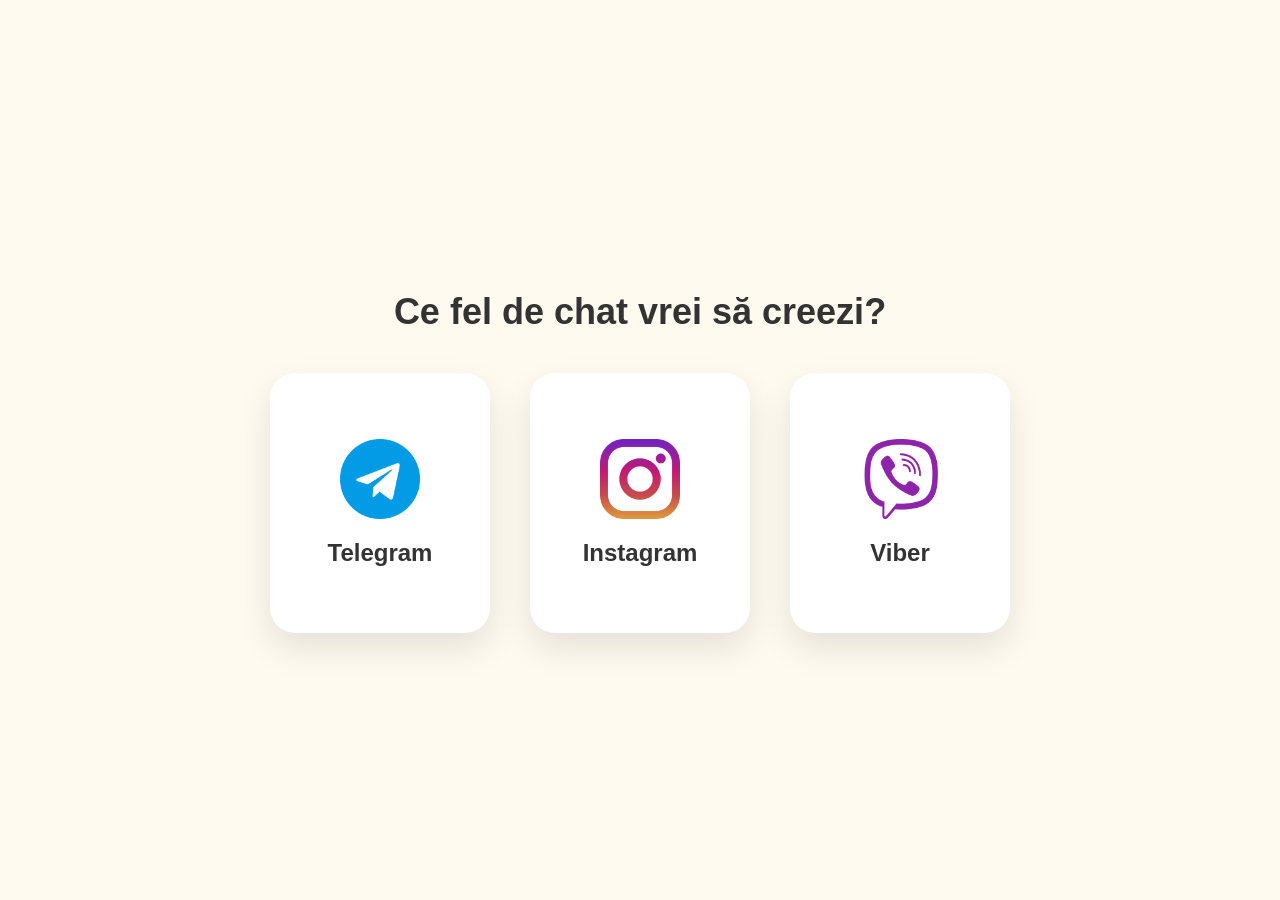
<file: index.html>
<!DOCTYPE html>
<html lang="ro">
<head>
  <meta charset="UTF-8" />
  <title>Chat type</title>
  <style>
    
    body {
      margin: 0;
      padding: 0;
      background: #fffaf0;
      font-family: 'Segoe UI', Tahoma, Geneva, Verdana, sans-serif;
      display: flex;
      flex-direction: column;
      justify-content: center;
      align-items: center;
      height: 100vh;
    }

    h1 {
  margin-bottom: 40px;
  color: #333;
  font-weight: 700;
  font-size: 36px;
  text-align: center;
}

    .container {
      display: flex;
      gap: 40px;
    }

    .chat-option {
      width: 180px;
      height: 220px;
      background: white;
      border-radius: 25px;
      box-shadow: 0 15px 35px rgba(0,0,0,0.1);
      cursor: pointer;
      display: flex;
      flex-direction: column;
      align-items: center;
      justify-content: center;
      transition: transform 0.3s ease, box-shadow 0.3s ease;
      text-align: center;
      padding: 20px;
    }

    .chat-option:hover {
      transform: scale(1.05);
      box-shadow: 0 20px 40px rgba(0,0,0,0.15);
    }

    .chat-option img {
      width: 80px;
      height: 80px;
      margin-bottom: 20px;
    }

    .chat-option span {
      font-size: 24px;
      font-weight: bold;
      color: #333;
    }
    
  </style>
</head>
<body>  
  <h1>Ce fel de chat vrei să creezi?</h1>
  <div class="container">
    <div class="chat-option" onclick="location.href='telegram/loading.html'">
      <img src="img/telegram.png" alt="Telegram" />
      <span>Telegram</span>
    </div>
    <div class="chat-option" onclick="location.href='instagram/instagram.html'">
      <img src="img/instagram.png" alt="Instagram" />
      <span>Instagram</span>
    </div>
    <div class="chat-option" onclick="location.href='viber/loading.html'">
      <img src="img/viber.png" alt="Viber" />
      <span>Viber</span>
    </div>
  </div>
</body>
</html>
</file>
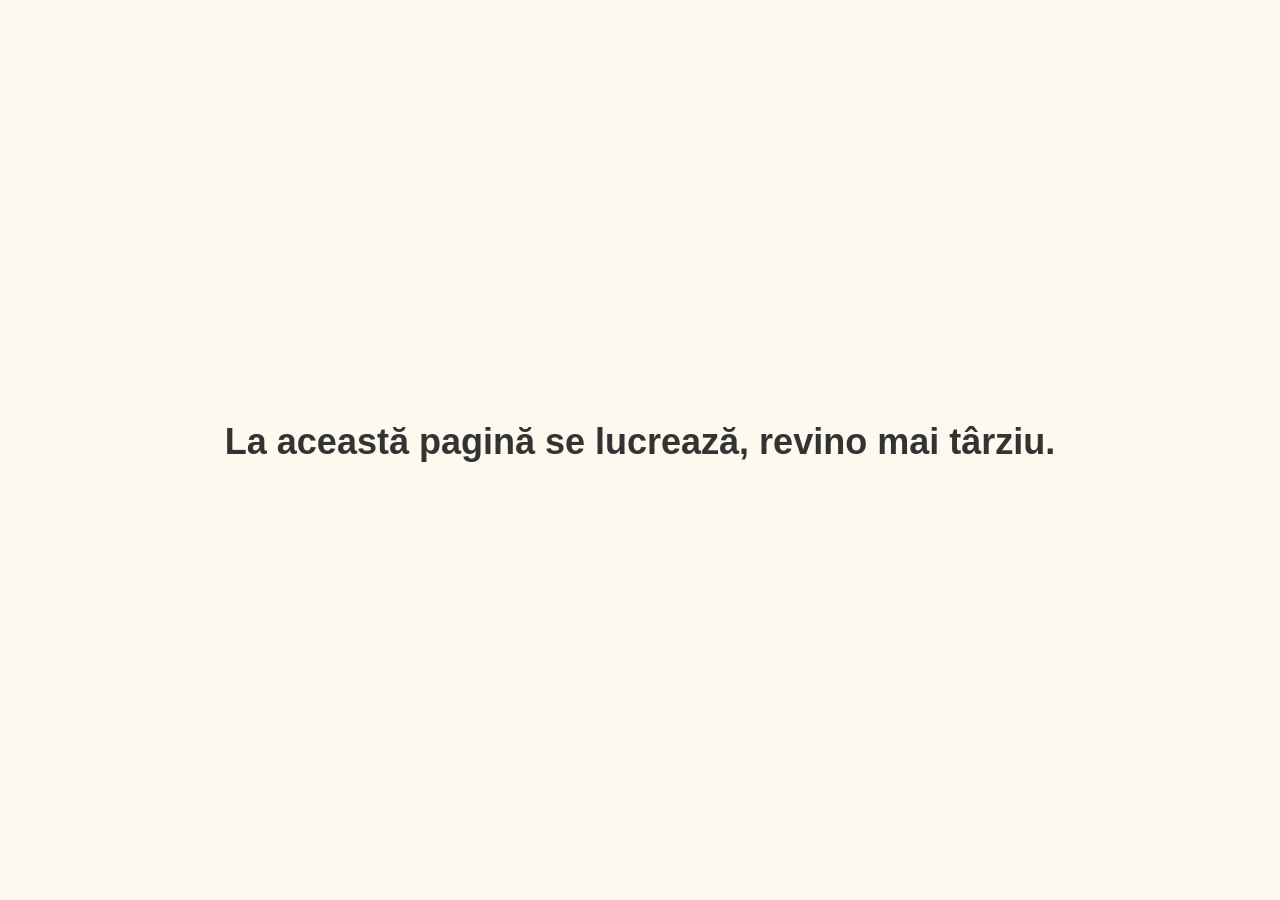
<file: instagram/instagram.html>
<!DOCTYPE html>
<html lang="ro">
<head>
  <meta charset="UTF-8" />
   <style>
   body {
      margin: 0;
      padding: 0;
      background: #fffaf0;
      font-family: 'Segoe UI', Tahoma, Geneva, Verdana, sans-serif;
      display: flex;
      flex-direction: column;
      justify-content: center;
      align-items: center;
      height: 100vh;
    }

    h1 {
  margin-bottom: 40px;
  color: #333;
  font-weight: 700;
  font-size: 36px;
  text-align: center;
}
</style>
  </head>
  <body>
 <h1>La această pagină se lucrează, revino mai târziu.</h1>
  </body>
  </html>
</file>
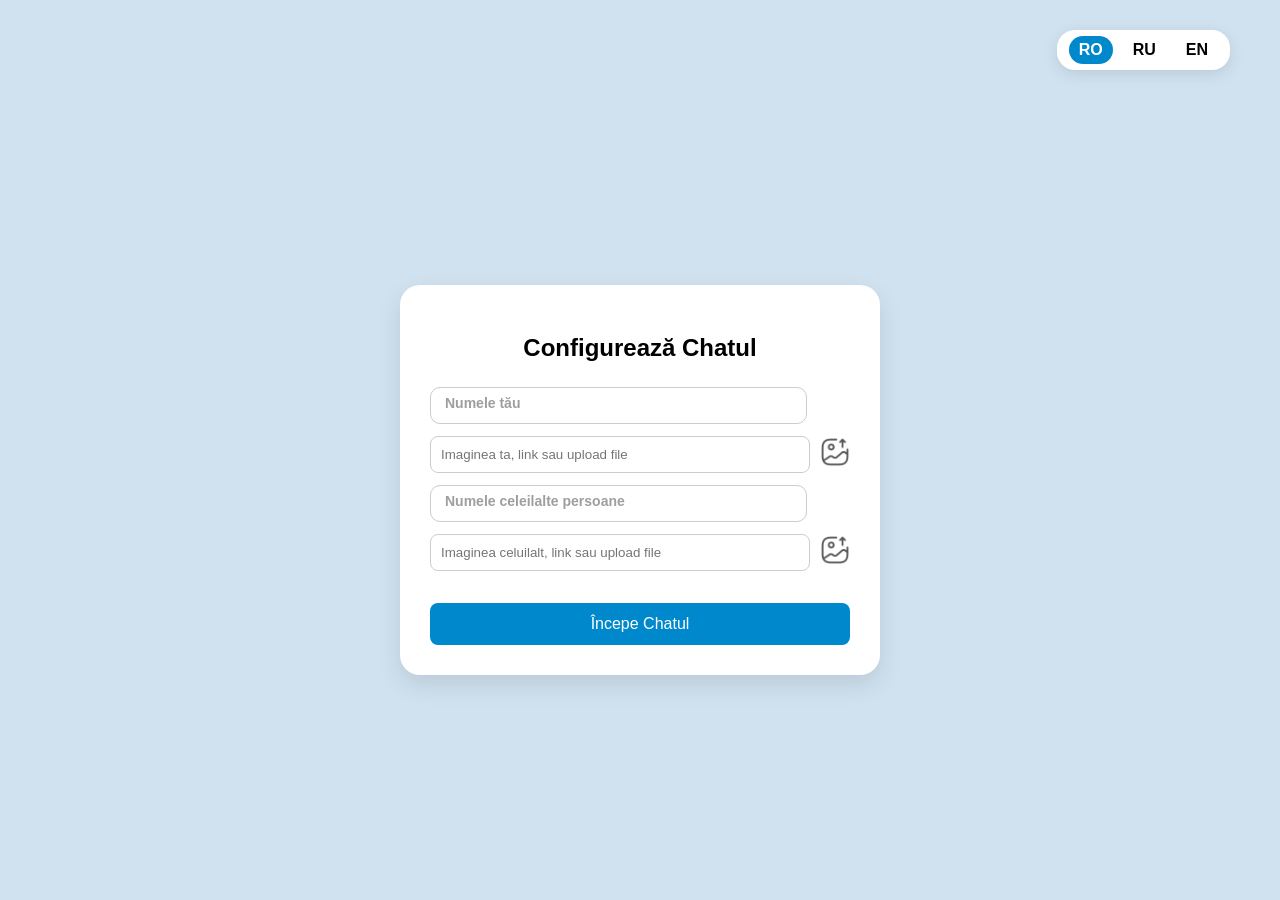
<file: telegram/config.html>
<!DOCTYPE html>
<html lang="ro">
<head>
  <meta charset="UTF-8">
  <title>Setări Chat Fake Telegram</title>
  <style>

    body {
      margin: 0;
      background-color: #d0e2f0;
      font-family: 'Segoe UI', Tahoma, Geneva, Verdana, sans-serif;
      display: flex;
      justify-content: center;
      align-items: center;
      height: 100vh;
      position: relative;
    }

    .form-box {
      background: white;
      padding: 30px;
      border-radius: 20px;
      box-shadow: 0 10px 25px rgba(0,0,0,0.1);
      width: 420px;
      margin-top: 60px; 
    }

    h2 {
      text-align: center;
      margin-bottom: 20px;
    }

    label {
      display: block;
      margin-top: 12px;
      font-weight: bold;
    }

    input[type="text"] {
      width: 100%;
      padding: 10px;
      border-radius: 8px;
      border: 1px solid #ccc;
      margin-top: 5px;
    }

    .image-input-wrapper {
      display: flex;
      align-items: center;
      gap: 10px;
      margin-top: 7px;
      margin-bottom: 7px;
    }

    .image-input-wrapper input[type="text"] {
      flex: 1;
    }

    .image-input-wrapper img {
      width: 30px;
      height: 30px;
      cursor: pointer;
      opacity: 0.65;
      transition: transform 0.2s ease, opacity 0.2s ease, filter 0.2s ease;
    }

    .image-input-wrapper img:hover {
      transform: scale(1.2);
      opacity: 1;
      filter: brightness(1.2);
    }

    input[type="file"] {
      display: none;
    }

    #startChatBtn {
      width: 100%;
      margin-top: 25px;
      padding: 12px;
      background-color: #0088cc;
      color: white;
      border: none;
      border-radius: 8px;
      font-size: 16px;
      cursor: pointer;
      transition: background-color 0.2s;
    }

    #startChatBtn:hover {
      background-color: #0077b3;
    }

    .lang-switcher-container {
      position: absolute;
      top: 30px;
      right: 50px;
      z-index: 100;
    }

    .lang-switcher {
      background: #ffffff;
      border-radius: 18px;
      box-shadow: 0 4px 16px rgba(0,0,0,0.1);
      padding: 6px 12px;
      display: flex;
      align-items: center;
      gap: 10px;
    }

    .lang-btn {
      background: none;
      border: none;
      font-size: 16px;
      cursor: pointer;
      font-weight: bold;
      padding: 5px 10px;
      color: #000;
      transition: all 0.2s;
      border-radius: 15px;
    }

    .lang-btn.active {
      background: #0088cc;
      color: white;
    }

    .lang-btn:not(.active):hover {
      background: #b9e8ff;
    }

    .input-box {
      position: relative;
      margin: 0;
      width: 351px;
    }

    .input-box input {
      width: 100%;
      padding: 12px;
      border: 1.5px solid #ccc;
      border-radius: 10px;
      font-size: 10px;
      outline: none;
    }

    .input-box .user-label {
      position: absolute;
      left: 15px;
      top: -15px;
      font-size: 14px;
      transform: translateY(1rem);
      color: #9e9e9e;
      pointer-events: none;
      transition: 150ms cubic-bezier(0.4, 0, 0.2, 1);
    }

    .input-box input:focus,
    .input-box input:valid {
      outline: none;
      border: 1.5px solid #000000;
    }

      .input-box input:focus ~ .user-label,
      .input-box input:valid ~ .user-label {
        transform: translate(-12px, -20%) scale(0.8);
        background-color: #ffffff;
        padding: 0 0.2em;
        color: #000000;
      }

  </style>
</head>
<body>

<div class="lang-switcher-container">
  <div class="lang-switcher">
    <button data-lang="ro" class="lang-btn active">RO</button>
    <button data-lang="ru" class="lang-btn">RU</button>
    <button data-lang="en" class="lang-btn">EN</button>
  </div>
</div>

<div class="form-box">
  <h2 id="configTitle">Configurează Chatul</h2>

  <div class="input-box">
    <input type="text" id="myName" required>
    <label for="myName" class="user-label" id="myNameLabel">Numele tău</label>
  </div>

  <div class="image-input-wrapper">
    <input type="text" id="myImageLink" placeholder="Imaginea ta, link sau upload file">
    <img src="Timg/upload.png" alt="Upload" onclick="document.getElementById('myImageFile').click()">
  </div>
  <input type="file" id="myImageFile" accept="image/*" onchange="handleFileChosen('my')">

  <div class="input-box">
    <input type="text" id="otherName" required>
    <label for="otherName" class="user-label" id="otherNameLabel">Numele celeilalte persoane</label>
  </div>

  <div class="image-input-wrapper">
    <input type="text" id="otherImageLink" placeholder="Imaginea celuilalt, link sau upload file">
    <img src="Timg/upload.png" alt="Upload" onclick="document.getElementById('otherImageFile').click()">
  </div>
  <input type="file" id="otherImageFile" accept="image/*" onchange="handleFileChosen('other')">

  <button id="startChatBtn">Începe Chatul</button>
</div>

<script>

  const translations = {
    ro: {
      configTitle: "Configurează Chatul",
      myNameLabel: "Numele tău",
      otherNameLabel: "Numele celeilalte persoane",
      startChatBtn: "Începe Chatul",
      myImagePlaceholder: "Imaginea ta, link sau upload file",
      otherImagePlaceholder: "Imaginea celuilalt, link sau upload file",
      fileAdded: "Fișier adăugat",
      defaultMyName: "Tu",
      defaultOtherName: "Andrei"
    },
    ru: {
      configTitle: "Настройки Чата",
      myNameLabel: "Ваше имя",
      otherNameLabel: "Имя собеседника",
      startChatBtn: "Начать Чат",
      myImagePlaceholder: "Ваше фото, ссылка или загрузить файл",
      otherImagePlaceholder: "Фото собеседника, ссылка или загрузить файл",
      fileAdded: "Файл добавлен",
      defaultMyName: "Вы",
      defaultOtherName: "Андрей"
    },
    en: {
      configTitle: "Configure Chat",
      myNameLabel: "Your name",
      otherNameLabel: "Other person's name",
      startChatBtn: "Start Chat",
      myImagePlaceholder: "Your image, link or upload file",
      otherImagePlaceholder: "Other's image, link or upload file",
      fileAdded: "File added",
      defaultMyName: "You",
      defaultOtherName: "Andrew"
    }
  };

  let currentLang = 'ro';

  function setLanguage(lang) {
    currentLang = lang;
    const t = translations[lang];

  document.getElementById('configTitle').textContent = t.configTitle;
  document.getElementById('myNameLabel').textContent = t.myNameLabel;
  document.getElementById('otherNameLabel').textContent = t.otherNameLabel;
  document.getElementById('startChatBtn').textContent = t.startChatBtn;
  document.getElementById('myImageLink').placeholder = t.myImagePlaceholder;
  document.getElementById('otherImageLink').placeholder = t.otherImagePlaceholder;
    
    document.querySelectorAll('.lang-btn').forEach(btn => {
      btn.classList.remove('active');
      if (btn.getAttribute('data-lang') === lang) {
        btn.classList.add('active');
      }
    });
  }

  document.addEventListener('DOMContentLoaded', function() {
    setLanguage('ro');
    
    document.querySelectorAll('.lang-btn').forEach(btn => {
      btn.addEventListener('click', function() {
        const lang = this.getAttribute('data-lang');
        setLanguage(lang);
      });
    });

    document.getElementById('startChatBtn').addEventListener('click', startChat);
  });

  function handleFileChosen(who) {
    const inputField = document.getElementById(who + 'ImageLink');
    const fileInput = document.getElementById(who + 'ImageFile');
    const t = translations[currentLang];

    if (fileInput.files.length > 0) {
      inputField.value = t.fileAdded;
      inputField.readOnly = true;
    }
  }

  function readImage(file, fallbackLink, callback) {
    if (file) {
      const reader = new FileReader();
      reader.onload = function (e) {
        callback(e.target.result);
      };
      reader.readAsDataURL(file);
    } else {
      callback(fallbackLink || '');
    }
  }

  function startChat() {
    const t = translations[currentLang];
    const myName = document.getElementById('myName').value || t.defaultMyName;
    const myLink = document.getElementById('myImageLink').value;
    const myFile = document.getElementById('myImageFile').files[0];

    const otherName = document.getElementById('otherName').value || t.defaultOtherName;
    const otherLink = document.getElementById('otherImageLink').value;
    const otherFile = document.getElementById('otherImageFile').files[0];

    readImage(myFile, myLink || 'img/eu.jpg', function(myImage) {
      readImage(otherFile, otherLink || 'img/el.jpg', function(otherImage) {
        const data = {
          myName: myName,
          myImage: myImage,
          otherName: otherName,
          otherImage: otherImage,
          language: currentLang
        };

        localStorage.setItem('chatData', JSON.stringify(data));
        window.location.href = 'telegram.html';
      });
    });
  }
</script>

</body>
</html>
</file>
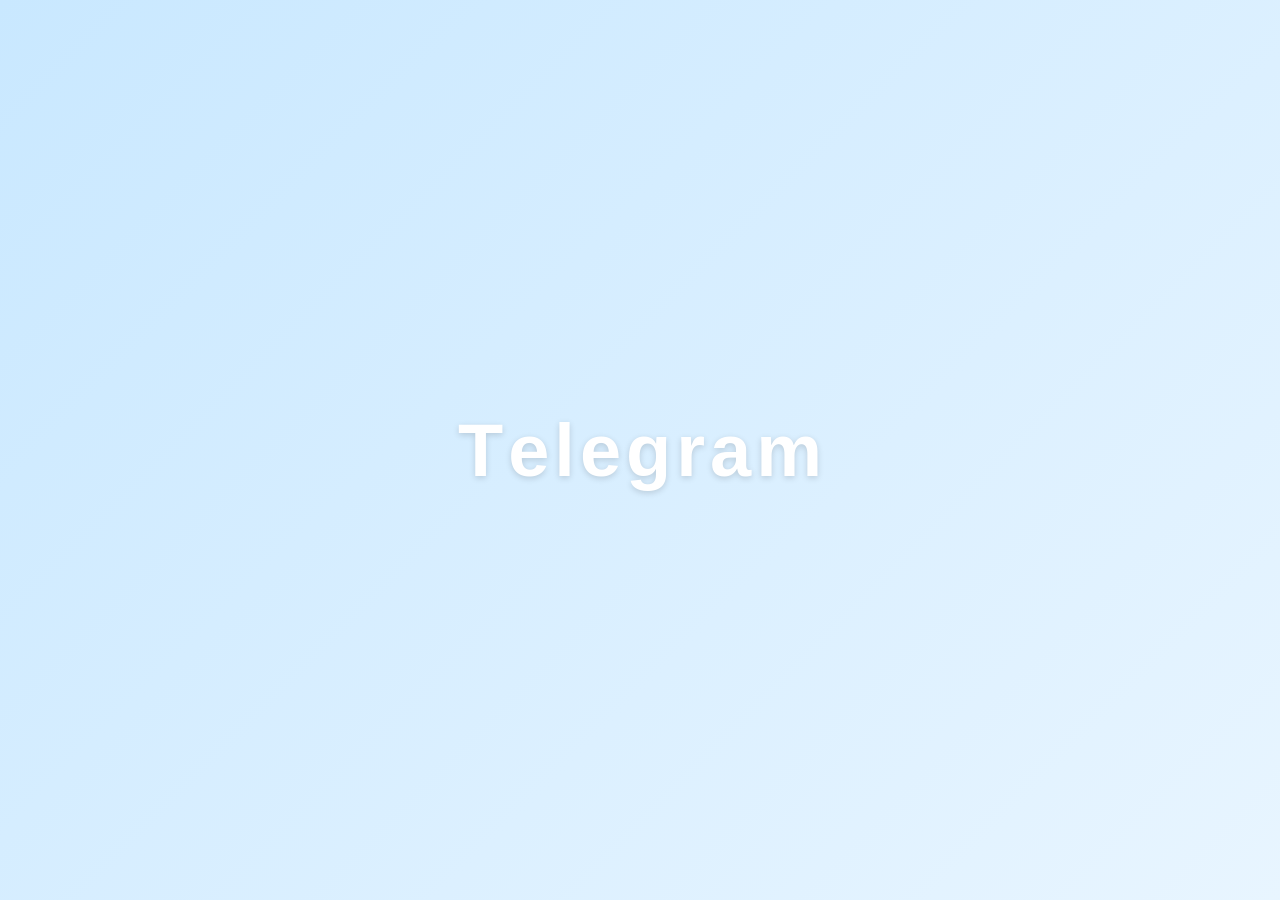
<file: telegram/loading.html>
<!DOCTYPE html>
<html lang="en">
<head>
  <meta charset="UTF-8">
  <title>Telegram Animation</title>
  <style>
body {
  height: 100vh;
  margin: 0;
  background: linear-gradient(135deg, #c9e8ff, #e8f5ff);
  color: white;
  display: flex;
  justify-content: center;
  align-items: center;
  font-family: "Segoe UI", Arial, sans-serif;
}

h1 {
  display: flex;
  gap: 5px;
  font-size: 74px;
  font-weight: bold;
  text-shadow: 0 2px 6px rgba(0,0,0,0.15);
}

h1 span {
  display: inline-block;
  animation: ripple 1.2s ease-in-out infinite;
}

h1 span:nth-child(1) { animation-delay: 0s; }
h1 span:nth-child(2) { animation-delay: 0.1s; }
h1 span:nth-child(3) { animation-delay: 0.2s; }
h1 span:nth-child(4) { animation-delay: 0.3s; }
h1 span:nth-child(5) { animation-delay: 0.4s; }
h1 span:nth-child(6) { animation-delay: 0.5s; }
h1 span:nth-child(7) { animation-delay: 0.6s; }
h1 span:nth-child(8) { animation-delay: 0.7s; }

@keyframes ripple {
  0%, 100% {
    transform: translateY(0) scale(1);
    color: white;
  }
  50% {
    transform: translateY(-15px) scale(1.2);
    color: #0ea2ec; 
    text-shadow: 0 4px 10px rgba(0,136,204,0.5);
  }
}
  </style>
</head>
<body>
  <h1>
    <span>T</span>
    <span>e</span>
    <span>l</span>
    <span>e</span>
    <span>g</span>
    <span>r</span>
    <span>a</span>   
    <span>m</span>
  </h1>

  <script>
    setTimeout(() => {
      window.location.href = "config.html";
    }, 3500);
  </script>
</body>
</html>
</body>
</html>
</file>
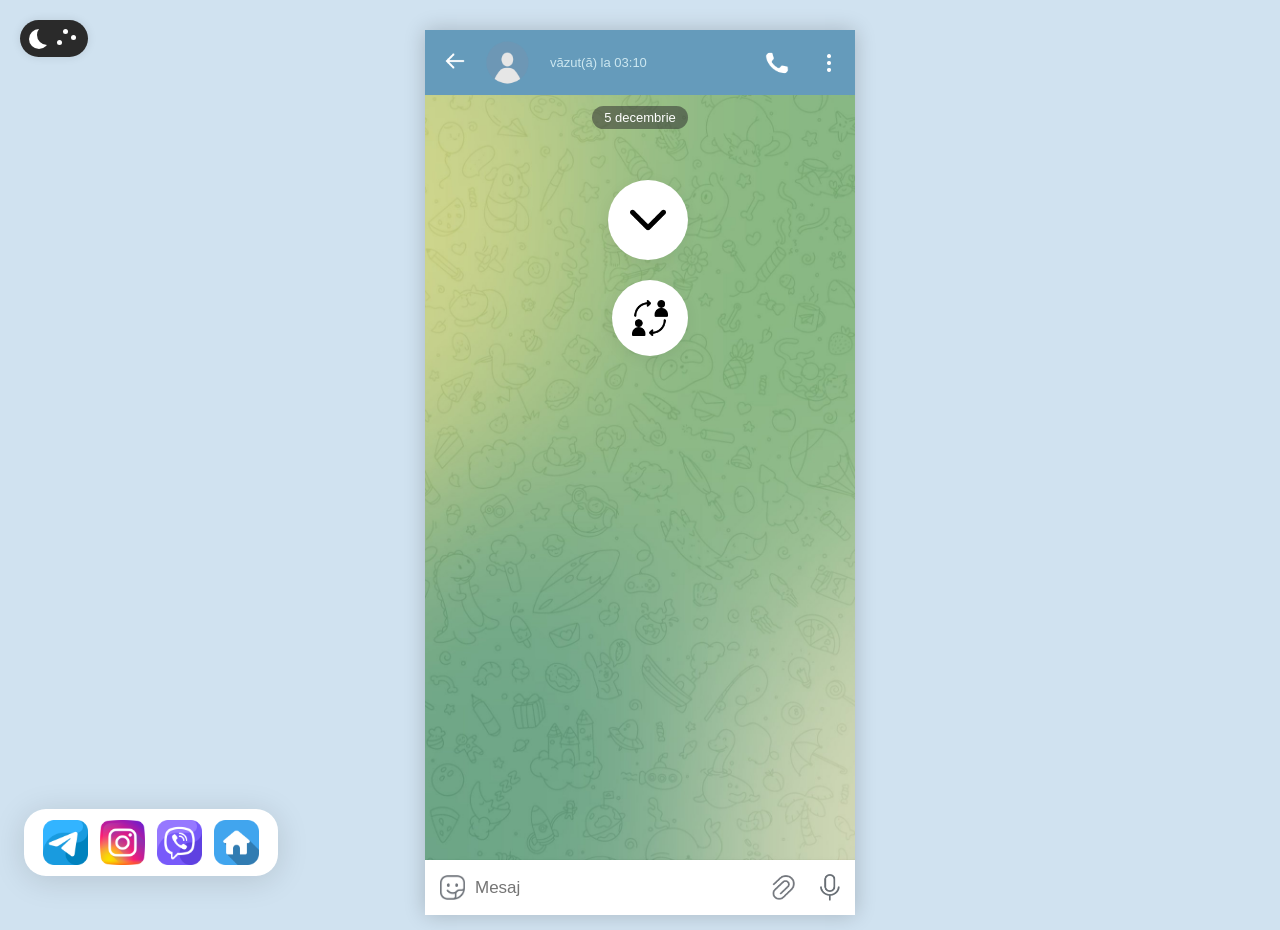
<file: telegram/telegram.html>
<!DOCTYPE html>
<html lang="ro">
<head>
  <meta charset="UTF-8" />
  <title>Fake Telegram Chat</title>
  <link rel="stylesheet" href="style.css" />
</head>
<body>

<div class="lang-switcher-container">
  <div class="lang-switcher">
    <button data-lang="ro" class="lang-btn active">RO</button>
    <button data-lang="ru" class="lang-btn">RU</button>
    <button data-lang="en" class="lang-btn">EN</button>
  </div>
</div>

<div class="icon-box">
  <div class="new-chat"> 
    <img id="newchatIcon" src="Timg/new-chat.png" alt="Chat nou" />
  </div> 
  <img id="deleteAllBtn" src="Timg/bin.png" alt="Șterge toate mesajele">
  <img id="screenshotIcon" src="Timg/screenshot.png" alt="Screenshot" />
  <img id="notesIcon" src="Timg/notes.png" alt="Notite" />
  <img id="changebackgroundIcon" src="Timg/change-background.png" alt="Schimbă fonul" />
</div>

<div id="confirmOverlay">
  <div id="confirmBox">
    <p class="deleteAllQuestion">Ești sigur că vrei să ștergi toate mesajele?</p>
    <div class="buttons">
        <button id="confirmNo" class="deleteAllCancel">Nu</button>      
        <button id="confirmYes" class="deleteAllConfirm">Da</button>
    </div>
  </div>
</div>

<div id="notesBox" class="draggable-notes" style="display:none;">
  <div class="notes-header">
    <span>Notițe</span>
    <button id="closeNotes">×</button>
  </div>
  <textarea id="notesText" placeholder="Scrie aici "></textarea>
  <div class="notes-footer">
    <button id="saveNotes">Salvează</button>
    <button id="clearNotes">Șterge</button>
  </div>
</div>

<div id="date-modal-backdrop" class="date-modal-backdrop"></div>
<div id="date-modal" class="date-modal">
  <button class="date-close-btn">×</button>
  <span class="date-modal-label">Setează data:</span>
  <input type="text" id="date-input" class="date-modal-input" value="">
  <button id="save-date-btn" class="date-modal-btn">Salvează</button>
</div>

<div class="categories-open">
  <img id="OpenCategories" src="Timg/arrow-down.png" alt="Deschide categoriile" />
</div> 

<div class="role-changebox">
  <img id="roleToggleIcon" src="Timg/change.png" alt="Schimbă rolul" />
</div>  

  <div class="chat-window">
    <div class="chat-header">
      <div class="back-arrow">
        <img src="Timg/back-arrow.png" alt="Back" width="20" height="20" />
      </div>

      <img src="Timg/man.png" alt="Avatar" class="avatar" />
      <div class="info">
        <div class="name"></div>
        <div class="status"></div>
      </div>
      <div class="icons">
        <img src="Timg/phone.png" alt="Phone" width="22" height="22" />
        <img src="Timg/dots.png" alt="Menu" width="22" height="22" />
      </div>
    </div>

 <div class="chat-body" id="chat-body">
  <div class="date-label" id="chatDate"> 
  </div>
 </div>

    <div id="replyPreview" style="display:none; border-left: 3px solid #4caf50; padding: 6px 10px; margin: 5px 10px; font-size: 13px; background:#f0f0f0; border-radius: 4px; position: relative;">
  <span id="replyText"></span>
  <span id="cancelReply" style="position:absolute; right:6px; top:4px; cursor:pointer;">×</span>
</div>

    <div class="chat-input">
      <img src="Timg/sticker.png" alt="Emoji" id="emojiIcon" class="emoji-default" />
      <input type="text" id="msg" placeholder="Сообщение" />
      <img src="Timg/clip.png" alt="Atașează" />
      <img src="Timg/micro.png" alt="Microfon" id="microIcon" class="micro-default" />
      <img src="Timg/send.png" alt="Trimite" id="sendIcon" style="display:none; margin-left:5px; width:22px; height:22px; cursor:pointer;" />
    </div>
  </div>

    <div class="settings-window">
    <h2>Setări mesaje</h2>
    <div class="setting-group">
      <label for="fontSizeRange">Mărime text mesaje</label>
      <input type="range" id="fontSizeRange" min="12" max="30" value="16" />
      <span id="fontSizeValue">16</span>
    </div>

    <div class="setting-group">
      <label for="radiusRange">Colțuri mesaje</label>
      <input type="range" id="radiusRange" min="1" max="17" value="10" />
      <span id="radiusValue">10</span>
    </div>
  </div>

<div id="backgroundMenu" class="background-menu" style="display:none;"> 
  <div class="bg-mode-switch">
    <button id="setDayBgBtn" class="bg-mode-btn active">Ziua</button>
    <button id="setNightBgBtn" class="bg-mode-btn">Noapte</button>
  </div>

  <div class="background-options">
    <img src="Timg/fundal1.jpg" alt="Fundal 1" class="bg-option" />
    <img src="Timg/fundal2.jpg" alt="Fundal 2" class="bg-option" />
    <img src="Timg/fundal3.jpg" alt="Fundal 3" class="bg-option" />
    <img src="Timg/fundal4.jpg" alt="Fundal 4" class="bg-option" />
    <img src="Timg/fundal5.jpg" alt="Fundal 5" class="bg-option" />
    <img src="Timg/fundal6.jpg" alt="Fundal 6" class="bg-option" />
    <img src="Timg/fundal7.jpg" alt="Fundal 7" class="bg-option" />
    <img src="Timg/fundal8.jpg" alt="Fundal 8" class="bg-option" />
    <img src="Timg/fundal9.jpg" alt="Fundal 9" class="bg-option" />
    <img src="Timg/fundal10.jpg" alt="Fundal 10" class="bg-option" />
    <img src="Timg/fundal11.jpg" alt="Fundal 11" class="bg-option" />
    <img src="Timg/fundal12.jpg" alt="Fundal 12" class="bg-option" />
    <img src="Timg/fundal13.jpg" alt="Fundal 13" class="bg-option" />
    <img src="Timg/fundal14.jpg" alt="Fundal 14" class="bg-option" />
    <img src="Timg/fundal15.jpg" alt="Fundal 15" class="bg-option" />
    <img src="Timg/fundal16.jpg" alt="Fundal 16" class="bg-option" />
    <img src="Timg/fundal17.jpg" alt="Fundal 17" class="bg-option" />
    <img src="Timg/fundal18.jpg" alt="Fundal 18" class="bg-option" />
    <div class="bg-option custom-bg-option" id="customBackgroundBtn" title="Încarcă fundal personalizat">
    <img src="Timg/add-img.png" alt="Fundal personalizat" class="custom-bg-icon">
  </div>
</div> 
</div> 

  <div class="theme-toggle">
    <label class="switch">
      <input type="checkbox" id="checkbox" />
      <span class="slider">
        <div class="star star_1"></div>
        <div class="star star_2"></div>
        <div class="star star_3"></div>
        <svg viewBox="0 0 16 16" class="cloud cloud_1">
          <path
            transform="matrix(.77976 0 0 .78395-299.99-418.63)"
            fill="#fff"
            d="m391.84 540.91c-.421-.329-.949-.524-1.523-.524-1.351 0-2.451 1.084-2.485 2.435-1.395.526-2.388 1.88-2.388 3.466 0 1.874 1.385 3.423 3.182 3.667v.034h12.73v-.006c1.775-.104 3.182-1.584 3.182-3.395 0-1.747-1.309-3.186-2.994-3.379.007-.106.011-.214.011-.322 0-2.707-2.271-4.901-5.072-4.901-2.073 0-3.856 1.202-4.643 2.925"
          ></path>
        </svg>
      </span>
    </label>
  </div>


  

<div class="modal-backdrop" id="modalBackdrop"></div>
<div class="modal" id="timeModal">
  <div class="modal-header">
    <button id="closeTimeModal" aria-label="Închide fereastra" title="Închide" class="close-btn">×</button>
  </div>
  <label for="newTime" class="modal-label">Setează ora:</label>
  <input type="text" id="newTime" />
  <button id="saveTime">Salvează</button>
</div>

  <div id="contextMenu" style="display:none; position:absolute; z-index:1000; border-radius:8px; box-shadow:0 2px 8px rgba(0,0,0,0.15); min-width:120px; font-size:15px;">
    <button id="replyMsg" style="padding:8px 16px; cursor:pointer;">Răspunde </button>
    <div id="deleteMsg" style="padding:8px 16px; cursor:pointer;">Șterge mesajul</div>
    <div id="editMsg" style="padding:8px 16px; cursor:pointer;">Schimbă mesajul</div>
  </div>

<svg width="0" height="0" style="position: absolute;">
  <defs>
    <clipPath id="squircleClip" clipPathUnits="objectBoundingBox">
      <path d="M 0,0.5 C 0,0 0,0 0.5,0 S 1,0 1,0.5 1,1 0.5,1 0,1 0,0.5"></path>
    </clipPath>
  </defs>
</svg>
<div class="social-buttons-bottom-left">
  <div class="social-btns-main-box">
    <div class="social-btn-group">
  <div class="social-btn telegram"><a href="../telegram/config.html" class="social-btn-inner" title="Telegram"><img src="../img/telegram1.png" alt="Telegram" class="social-btn-icon" /></a></div>
  <div class="social-btn instagram"><a href="../instagram/config.html" class="social-btn-inner" target="_blank" rel="noopener" title="Instagram"><img src="../img/instagram1.png" alt="Instagram" class="social-btn-icon" /></a></div>
  <div class="social-btn viber"><a href="../viber/config.html" class="social-btn-inner" title="Viber"><img src="../img/viber1.png" alt="Viber" class="social-btn-icon" /></a></div>
  <div class="social-btn home"><a href="../index.html" class="social-btn-inner" title="Home"><img src="../img/home.png" alt="Home" class="social-btn-icon" /></a></div>
    </div>
  </div>
</div>

  <script src="script.js"></script>
</body>
</html>
</file>
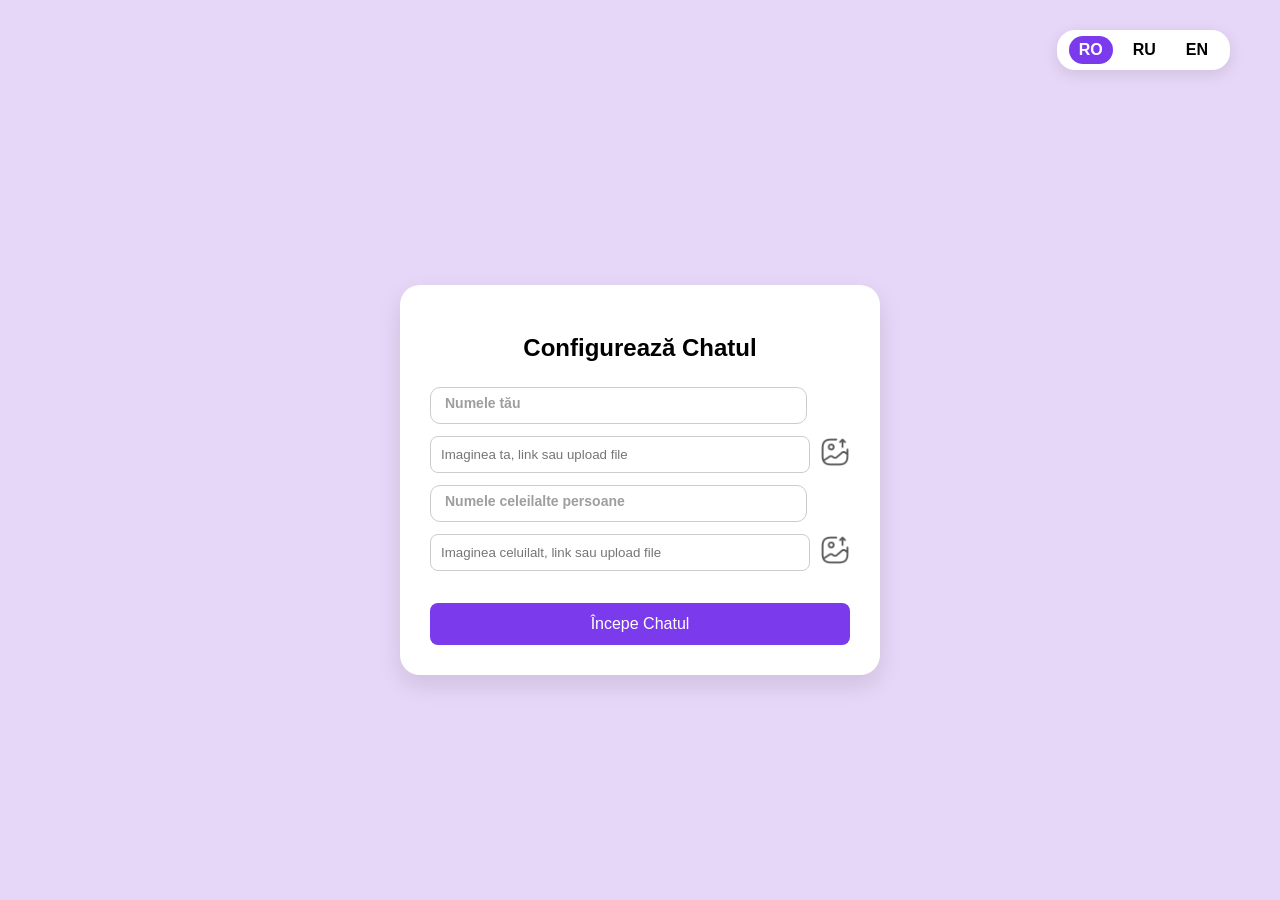
<file: viber/config.html>
<!DOCTYPE html>
<html lang="ro">
<head>
	<meta charset="UTF-8">
	<title>Setări Chat Fake Viber</title>
	<style>
    
		body {
      margin: 0;
      background-color: #e6d6f7;
      font-family: 'Segoe UI', Tahoma, Geneva, Verdana, sans-serif;
      display: flex;
      justify-content: center;
      align-items: center;
      height: 100vh;
      position: relative;
    }

    .form-box {
      background: white;
      padding: 30px;
      border-radius: 20px;
      box-shadow: 0 10px 25px rgba(0,0,0,0.1);
      width: 420px;
      margin-top: 60px; 
    }

    h2 {
      text-align: center;
      margin-bottom: 20px;
    }

    label {
      display: block;
      margin-top: 12px;
      font-weight: bold;
    }

    input[type="text"] {
      width: 100%;
      padding: 10px;
      border-radius: 8px;
      border: 1px solid #ccc;
      margin-top: 5px;
    }

    .image-input-wrapper {
      display: flex;
      align-items: center;
      gap: 10px;
      margin-top: 7px;
      margin-bottom: 7px;
    }

    .image-input-wrapper input[type="text"] {
      flex: 1;
    }

    .image-input-wrapper img {
      width: 30px;
      height: 30px;
      cursor: pointer;
      opacity: 0.65;
      transition: transform 0.2s ease, opacity 0.2s ease, filter 0.2s ease;
    }

    .image-input-wrapper img:hover {
      transform: scale(1.2);
      opacity: 1;
      filter: brightness(1.2);
    }

    input[type="file"] {
      display: none;
    }

    #startChatBtn {
      width: 100%;
      margin-top: 25px;
      padding: 12px;
      background-color: #7c3aed;
      color: white;
      border: none;
      border-radius: 8px;
      font-size: 16px;
      cursor: pointer;
      transition: background-color 0.2s;
    }

    #startChatBtn:hover {
      background-color: #5b21b6
    }

    .lang-switcher-container {
      position: absolute;
      top: 30px;
      right: 50px;
      z-index: 100;
    }

    .lang-switcher {
      background: #ffffff;
      border-radius: 18px;
      box-shadow: 0 4px 16px rgba(0,0,0,0.1);
      padding: 6px 12px;
      display: flex;
      align-items: center;
      gap: 10px;
    }

    .lang-btn {
      background: none;
      border: none;
      font-size: 16px;
      cursor: pointer;
      font-weight: bold;
      padding: 5px 10px;
      color: #000;
      transition: all 0.2s;
      border-radius: 15px;
    }

    .lang-btn.active {
      background: #7c3aed;
      color: white;
    }

    .lang-btn:not(.active):hover {
      background: #e8d8fa;
    }

    .input-box {
      position: relative;
      margin: 0;
      width: 351px;
    }

    .input-box input {
      width: 100%;
      padding: 12px;
      border: 1.5px solid #ccc;
      border-radius: 10px;
      font-size: 10px;
      outline: none;
    }

    .input-box .user-label {
      position: absolute;
      left: 15px;
      top: -15px;
      font-size: 14px;
      transform: translateY(1rem);
      color: #9e9e9e;
      pointer-events: none;
      transition: 150ms cubic-bezier(0.4, 0, 0.2, 1);
    }

    .input-box input:focus,
    .input-box input:valid {
      outline: none;
      border: 1.5px solid #000000;
    }

      .input-box input:focus ~ .user-label,
      .input-box input:valid ~ .user-label {
        transform: translate(-12px, -20%) scale(0.8);
        background-color: #ffffff;
        padding: 0 0.2em;
        color: #000000;
      }

  </style>
</head>
<body>

<div class="lang-switcher-container">
  <div class="lang-switcher">
    <button data-lang="ro" class="lang-btn active">RO</button>
    <button data-lang="ru" class="lang-btn">RU</button>
    <button data-lang="en" class="lang-btn">EN</button>
  </div>
</div>

<div class="form-box">
  <h2 id="configTitle">Configurează Chatul</h2>

  <div class="input-box">
    <input type="text" id="myName" required>
    <label for="myName" class="user-label" id="myNameLabel">Numele tău</label>
  </div>

  <div class="image-input-wrapper">
    <input type="text" id="myImageLink" placeholder="Imaginea ta, link sau upload file">
    <img src="Vimg/upload.png" alt="Upload" onclick="document.getElementById('myImageFile').click()">
  </div>
  <input type="file" id="myImageFile" accept="image/*" onchange="handleFileChosen('my')">

  <div class="input-box">
    <input type="text" id="otherName" required>
    <label for="otherName" class="user-label" id="otherNameLabel">Numele celeilalte persoane</label>
  </div>

  <div class="image-input-wrapper">
    <input type="text" id="otherImageLink" placeholder="Imaginea celuilalt, link sau upload file">
    <img src="Vimg/upload.png" alt="Upload" onclick="document.getElementById('otherImageFile').click()">
  </div>
  <input type="file" id="otherImageFile" accept="image/*" onchange="handleFileChosen('other')">

  <button id="startChatBtn">Începe Chatul</button>
</div>

<script>

  const translations = {
    ro: {
      configTitle: "Configurează Chatul",
      myNameLabel: "Numele tău",
      otherNameLabel: "Numele celeilalte persoane",
      startChatBtn: "Începe Chatul",
      myImagePlaceholder: "Imaginea ta, link sau upload file",
      otherImagePlaceholder: "Imaginea celuilalt, link sau upload file",
      fileAdded: "Fișier adăugat",
      defaultMyName: "Tu",
      defaultOtherName: "Andrei"
    },
    ru: {
      configTitle: "Настройки Чата",
      myNameLabel: "Ваше имя",
      otherNameLabel: "Имя собеседника",
      startChatBtn: "Начать Чат",
      myImagePlaceholder: "Ваше фото, ссылка или загрузить файл",
      otherImagePlaceholder: "Фото собеседника, ссылка или загрузить файл",
      fileAdded: "Файл добавлен",
      defaultMyName: "Вы",
      defaultOtherName: "Андрей"
    },
    en: {
      configTitle: "Configure Chat",
      myNameLabel: "Your name",
      otherNameLabel: "Other person's name",
      startChatBtn: "Start Chat",
      myImagePlaceholder: "Your image, link or upload file",
      otherImagePlaceholder: "Other's image, link or upload file",
      fileAdded: "File added",
      defaultMyName: "You",
      defaultOtherName: "Andrew"
    }
  };

  let currentLang = 'ro';

  function setLanguage(lang) {
    currentLang = lang;
    const t = translations[lang];

  document.getElementById('configTitle').textContent = t.configTitle;
  document.getElementById('myNameLabel').textContent = t.myNameLabel;
  document.getElementById('otherNameLabel').textContent = t.otherNameLabel;
  document.getElementById('startChatBtn').textContent = t.startChatBtn;
  document.getElementById('myImageLink').placeholder = t.myImagePlaceholder;
  document.getElementById('otherImageLink').placeholder = t.otherImagePlaceholder;
    
    document.querySelectorAll('.lang-btn').forEach(btn => {
      btn.classList.remove('active');
      if (btn.getAttribute('data-lang') === lang) {
        btn.classList.add('active');
      }
    });
  }

	document.addEventListener('DOMContentLoaded', function() {
		setLanguage('ro');
		document.querySelectorAll('.lang-btn').forEach(btn => {
			btn.addEventListener('click', function() {
				const lang = this.getAttribute('data-lang');
				setLanguage(lang);
			});
		});
		document.getElementById('startChatBtn').addEventListener('click', startChat);
	});

	function handleFileChosen(who) {
		const inputField = document.getElementById(who + 'ImageLink');
		const fileInput = document.getElementById(who + 'ImageFile');
		const t = translations[currentLang];
		if (fileInput.files.length > 0) {
			inputField.value = t.fileAdded;
			inputField.readOnly = true;
		}
	}

	function readImage(file, fallbackLink, callback) {
		if (file) {
			const reader = new FileReader();
			reader.onload = function (e) {
				callback(e.target.result);
			};
			reader.readAsDataURL(file);
		} else {
			callback(fallbackLink || '');
		}
	}

	function startChat() {
		const t = translations[currentLang];
		const myName = document.getElementById('myName').value || t.defaultMyName;
		const myLink = document.getElementById('myImageLink').value;
		const myFile = document.getElementById('myImageFile').files[0];
		const otherName = document.getElementById('otherName').value || t.defaultOtherName;
		const otherLink = document.getElementById('otherImageLink').value;
		const otherFile = document.getElementById('otherImageFile').files[0];
		readImage(myFile, myLink || '../img/eu.jpg', function(myImage) {
			readImage(otherFile, otherLink || '../img/el.jpg', function(otherImage) {
				const data = {
					myName: myName,
					myImage: myImage,
					otherName: otherName,
					otherImage: otherImage,
					language: currentLang
				};
				localStorage.setItem('chatData', JSON.stringify(data));
				window.location.href = 'viber.html';
			});
		});
	}
</script>

</body>
</html>
</file>
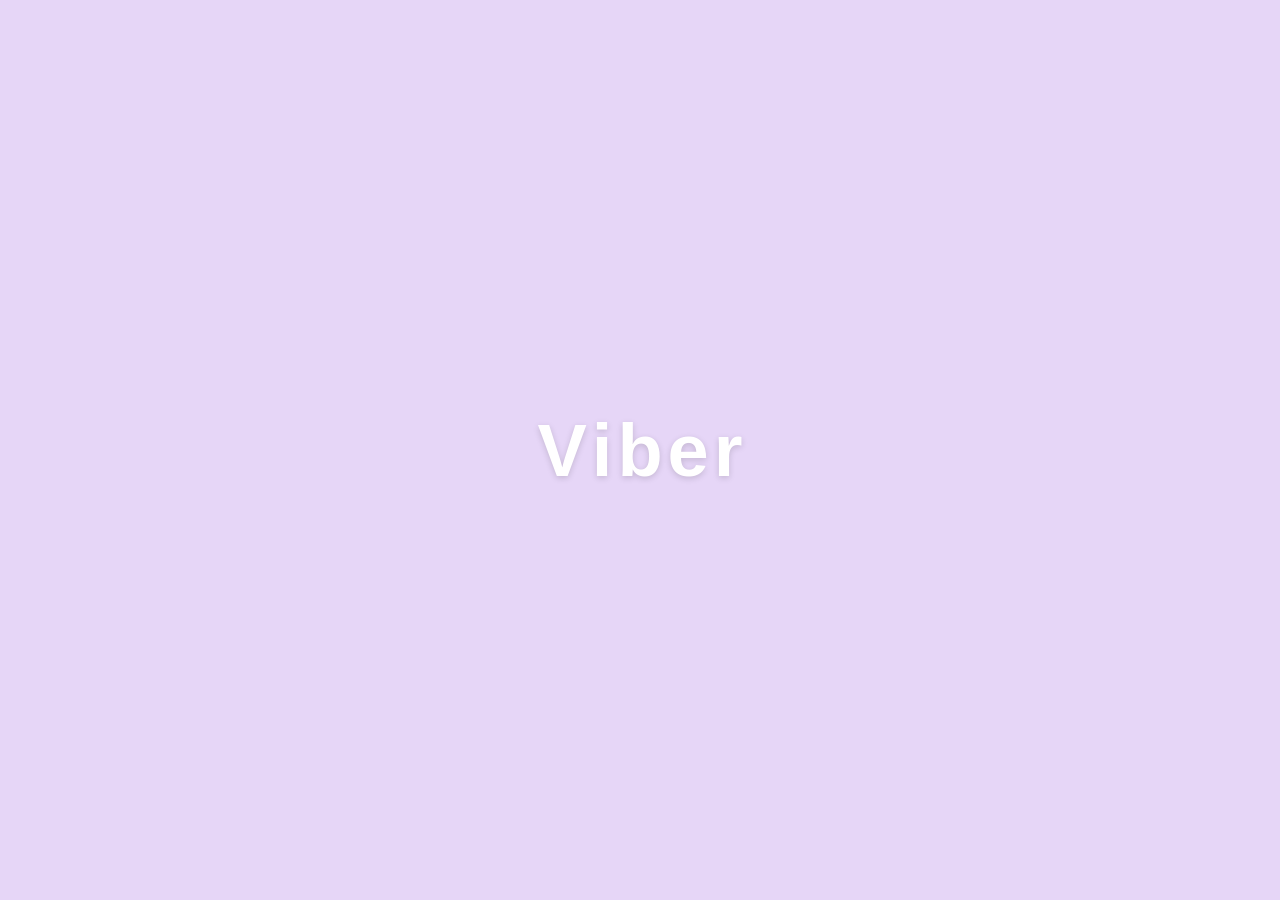
<file: viber/loading.html>
<!DOCTYPE html>
<html lang="en">
<head>
  <meta charset="UTF-8">
  <title>Viber Animation</title>
  <style>
body {
  height: 100vh;
  margin: 0;
  background: #e6d6f7;
  color: white;
  display: flex;
  justify-content: center;
  align-items: center;
  font-family: "Segoe UI", Arial, sans-serif;
}

h1 {
  display: flex;
  gap: 5px;
  font-size: 74px;
  font-weight: bold;
  text-shadow: 0 2px 6px rgba(0,0,0,0.15);
}

h1 span {
  display: inline-block;
  animation: ripple 1.2s ease-in-out infinite;
}

h1 span:nth-child(1) { animation-delay: 0s; }
h1 span:nth-child(2) { animation-delay: 0.1s; }
h1 span:nth-child(3) { animation-delay: 0.2s; }
h1 span:nth-child(4) { animation-delay: 0.3s; }
h1 span:nth-child(5) { animation-delay: 0.4s; }

@keyframes ripple {
  0%, 100% {
    transform: translateY(0) scale(1);
    color: white;
  }
  50% {
    transform: translateY(-15px) scale(1.2);
    color: #7c3aed;
    text-shadow: 0 4px 10px #7c3aed;
  }
}
  </style>
</head>
<body>
  <h1>
    <span>V</span>
    <span>i</span>
    <span>b</span>
    <span>e</span>
    <span>r</span>
  </h1>

  <script>
    setTimeout(() => {
      window.location.href = "config.html";
    }, 3500);
  </script>
</body>
</html>
</body>
</html>
</file>
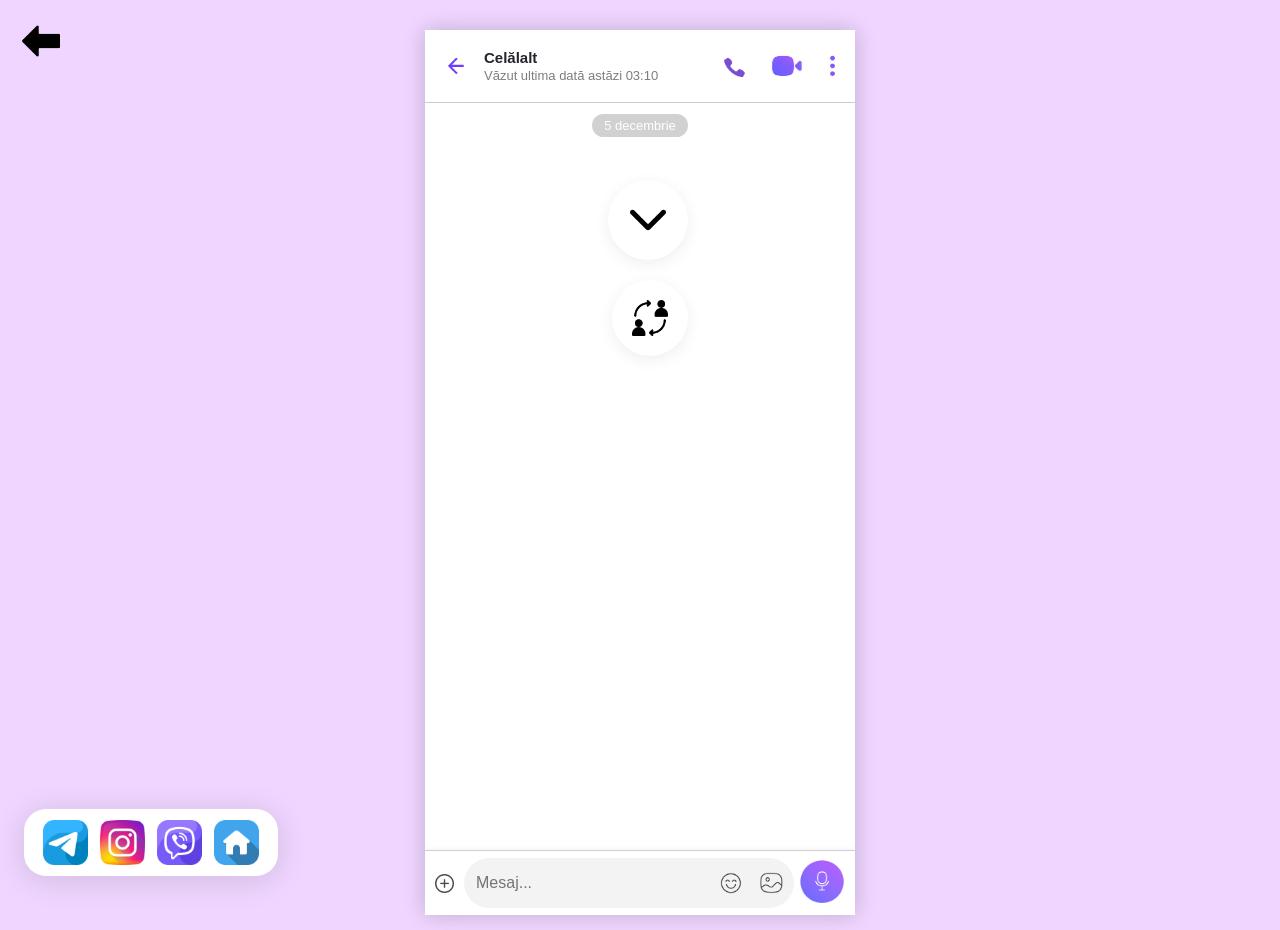
<file: viber/viber.html>
<!DOCTYPE html>
<html lang="ro">
<head>
  <meta charset="UTF-8" />
  <title>Fake Viber Chat</title>
  <link rel="stylesheet" href="style.css" />
</head>
<body>

<a href="config.html">
  <img src="../img/back.png" alt="Back" id="backBtn" class="back-btn-top-left" />
</a>

<div class="lang-switcher-container">
  <div class="lang-switcher">
    <button data-lang="ro" class="lang-btn active">RO</button>
    <button data-lang="ru" class="lang-btn">RU</button>
    <button data-lang="en" class="lang-btn">EN</button>
  </div>
</div>

<div class="icon-box">
  <div class="new-chat"> 
    <img id="newchatIcon" src="Vimg/new-chat.png" alt="Chat nou" />
  </div> 
  <img id="deleteAllBtn" src="Vimg/bin.png" alt="Șterge toate mesajele">
  <img id="screenshotIcon" src="Vimg/screenshot.png" alt="Screenshot" />
  <img id="notesIcon" src="Vimg/notes.png" alt="Notite" />
  <img id="changebackgroundIcon" src="Vimg/change-background.png" alt="Schimbă fonul" />
</div>

<div id="confirmOverlay">
  <div id="confirmBox">
    <p class="deleteAllQuestion">Ești sigur că vrei să ștergi toate mesajele?</p>
    <div class="buttons">
        <button id="confirmNo" class="deleteAllCancel">Nu</button>      
        <button id="confirmYes" class="deleteAllConfirm">Da</button>
    </div>
  </div>
</div>

<div id="notesBox" class="draggable-notes" style="display:none;">
  <div class="notes-header">
    <span>Notițe</span>
    <button id="closeNotes">×</button>
  </div>
  <textarea id="notesText" placeholder="Scrie aici "></textarea>
  <div class="notes-footer">
    <button id="saveNotes">Salvează</button>
    <button id="clearNotes">Șterge</button>
  </div>
</div>

<div id="date-modal-backdrop" class="date-modal-backdrop"></div>
<div id="date-modal" class="date-modal">
  <button class="date-close-btn">×</button>
  <span class="date-modal-label">Setează data:</span>
  <input type="text" id="date-input" class="date-modal-input" value="">
  <button id="save-date-btn" class="date-modal-btn">Salvează</button>
</div>

<div class="categories-open">
  <img id="OpenCategories" src="Vimg/arrow-down.png" alt="Schimbă rolul" />
</div>  

<div class="role-changebox">
  <img id="roleToggleIcon" src="Vimg/change.png" alt="Schimbă rolul" />
</div>  

  <div class="chat-window">
    <div class="chat-header">
          <img src="Vimg/back.png" alt="Back" width="20" height="20" class="back-arrow"/>
          <div style="flex:1; display:flex; flex-direction:column; align-items:flex-start; justify-content:center; margin-left:1px;">
            <span class="chat-name" style="font-size:15px; font-weight:700; color:#23232b;"> </span>
            <span class="chat-status" style="font-size:13px; color:#7d7d7d; margin-top:2px;"> </span>
          </div>
          <div class="icons" style="margin-left:auto;">
            <img src="Vimg/call.png" alt="Phone" class="icon-call" />
            <img src="Vimg/camera.png" alt="Camera" class="icon-camera" />
            <img src="Vimg/dots.png" alt="Menu" class="icon-dots" />
          </div>
    </div>

 <div class="chat-body" id="chat-body">
  <div class="date-label" id="chatDate"> 
  </div>

<div class="chat-input-bar">
  <img src="Vimg/add.png" alt="Plus" class="left-icon" />
  <div class="chat-input">
    <input type="text" id="msg" placeholder="Mesaj..." />
    <img src="Vimg/emojy.png" alt="Emoji" class="inside-icon" />
    <img src="Vimg/gallery.png" alt="Imagine" class="inside-icon-gallery" />
  </div>
  <div class="send-btn">
      <div id="microSendBtnContainer">
        <img src="Vimg/micro.png" alt="Microfon" id="microSendBtn" />
      </div>
  </div>
</div>
</div>
</div>

<div id="backgroundMenu" class="background-menu" style="display:none;"> 
  <div class="bg-mode-switch">
    <button id="setDayBgBtn" class="bg-mode-btn active">Ziua</button>
    <button id="setNightBgBtn" class="bg-mode-btn">Noapte</button>
  </div>

  <div class="background-options">
    <div class="bg-option custom-bg-option" id="customBackgroundBtn" title="Încarcă fundal personalizat">
    <img src="Vimg/add-img.png" alt="Fundal personalizat" class="custom-bg-icon">
  </div>
</div> 
</div> 

  <div class="theme-toggle">
    <label class="switch">
      <input type="checkbox" id="checkbox" />
      <span class="slider">
        <div class="star star_1"></div>
        <div class="star star_2"></div>
        <div class="star star_3"></div>
        <svg viewBox="0 0 16 16" class="cloud cloud_1">
          <path
            transform="matrix(.77976 0 0 .78395-299.99-418.63)"
            fill="#fff"
            d="m391.84 540.91c-.421-.329-.949-.524-1.523-.524-1.351 0-2.451 1.084-2.485 2.435-1.395.526-2.388 1.88-2.388 3.466 0 1.874 1.385 3.423 3.182 3.667v.034h12.73v-.006c1.775-.104 3.182-1.584 3.182-3.395 0-1.747-1.309-3.186-2.994-3.379.007-.106.011-.214.011-.322 0-2.707-2.271-4.901-5.072-4.901-2.073 0-3.856 1.202-4.643 2.925"
          ></path>
        </svg>
      </span>
    </label>
  </div>

<div class="modal-backdrop" id="modalBackdrop"></div>
<div class="modal" id="timeModal">
  <div class="modal-header">
    <button id="closeTimeModal" aria-label="Închide fereastra" title="Închide" class="close-btn">×</button>
  </div>
  <label for="newTime" class="modal-label">Setează ora:</label>
  <input type="text" id="newTime" />
  <button id="saveTime">Salvează</button>
</div>

  <div id="contextMenu" style="display:none; position:absolute; z-index:1000; border-radius:8px; box-shadow:0 2px 8px #00000026; min-width:120px; font-size:15px;">
    <button id="replyMsg" style="padding:8px 16px; cursor:pointer;">Răspunde </button>
    <div id="deleteMsg" style="padding:8px 16px; cursor:pointer;">Șterge mesajul</div>
    <div id="editMsg" style="padding:8px 16px; cursor:pointer;">Schimbă mesajul</div>
  </div>

  <script src="script.js"></script>

<svg width="0" height="0" style="position: absolute;">
  <defs>
    <clipPath id="squircleClip" clipPathUnits="objectBoundingBox">
      <path d="M 0,0.5 C 0,0 0,0 0.5,0 S 1,0 1,0.5 1,1 0.5,1 0,1 0,0.5"></path>
    </clipPath>
  </defs>
</svg>
<div class="social-buttons-bottom-left">
  <div class="social-btns-main-box">
    <div class="social-btn-group">
  <div class="social-btn telegram"><a href="../telegram/config.html" class="social-btn-inner" title="Telegram"><img src="../img/telegram1.png" alt="Telegram" class="social-btn-icon" /></a></div>
  <div class="social-btn instagram"><a href="../instagram/config.html" class="social-btn-inner" target="_blank" rel="noopener" title="Instagram"><img src="../img/instagram1.png" alt="Instagram" class="social-btn-icon" /></a></div>
  <div class="social-btn viber"><a href="../viber/config.html" class="social-btn-inner" title="Viber"><img src="../img/viber1.png" alt="Viber" class="social-btn-icon" /></a></div>
  <div class="social-btn home"><a href="../index.html" class="social-btn-inner" title="Home"><img src="../img/home.png" alt="Home" class="social-btn-icon" /></a></div>
    </div>
  </div>
</div>

<script src="script.js"></script>

</body>
</html>
</file>
<file: telegram/style.css>
.reply-block {
  display: flex;
  align-items: flex-start;
  background: #62c159;
  border-left: 3px solid #62c159;
  padding: 4px 8px 4px 10px;
  margin-bottom: 4px;
  border-radius: 7px;
  font-size: 13px;
  max-width: 90%;
  box-sizing: border-box;
}

.reply-name {
  font-weight: 600;
  color: #3faee8;
  margin-right: 7px;
  white-space: nowrap;
}

.reply-text {
  color: #111;
  white-space: pre-line;
  overflow: hidden;
  text-overflow: ellipsis;
  max-width: 180px;
  display: inline-block;
}

body.dark .reply-text {
  color: #fff;
}

#contextMenu {
  background: #252525;
  color: #202020;
  border-radius: 12px;
  box-shadow: 0 8px 32px rgba(0, 0, 0, 0.28);
  min-width: 150px;
  font-size: 16px;
  user-select: none;
  overflow: hidden;
  padding: 0;
  animation: contextMenuPop 0.18s cubic-bezier(.68, -0.55, .27, 1.55);
  backdrop-filter: blur(2px);
}

#contextMenu button,
#contextMenu div {
  width: 100%;
  background: none;
  border: none;
  color: #b0b0b0;
  text-align: left;
  padding: 13px 22px 13px 28px;
  font-size: 16px;
  cursor: pointer;
  transition: background 0.16s, color 0.16s, padding-left 0.16s;
  position: relative;
  outline: none;
  font-family: inherit;
  font-weight: 500;
  letter-spacing: 0.01em;
}

#contextMenu button:hover,
#contextMenu div:hover {
  background: #313131;
  color: #e0e0e0;
  padding-left: 36px;
}

#contextMenu #deleteMsg {
  border-top: 1px solid #23232b;
  border-bottom: 1px solid #23232b;
}

.chat-input img#sendIcon {
  transition: opacity 0.2s;
}

.chat-input.show-send img#sendIcon {
  display: inline;
  opacity: 1;
}

.chat-input.show-send img[alt="Atașează"],
.chat-input.show-send img[alt="Microfon"] {
  opacity: 0;
  pointer-events: none;
}

* {
  box-sizing: border-box;
}

body {
  margin: 0;
  background-color: #d0e2f0;
  font-family: 'Roboto', sans-serif;
  position: relative;
  min-height: 100vh;
}

.chat-window {
  width: 430px;
  height: 885px;
  background-color: #ffffff;
  margin: 30px auto;
  display: flex;
  flex-direction: column;
  box-shadow: 0 0 20px rgba(0, 0, 0, 0.2);
  border: 0px solid #ccc;
  overflow: hidden;
  position: relative;
  z-index: 10;
}

.chat-header {
  background-color: #659bbb;
  color: white;
  padding: 10px;
  display: flex;
  align-items: center;
  gap: 20px;
  position: relative;
}

.back-arrow {
  margin-left: 10px;
  cursor: pointer;
}

.chat-header img {
  filter: brightness(0) invert(1);
}

.chat-header .avatar {
  width: 45px;
  height: 45px;
  border-radius: 50%;
  filter: none;
}

.chat-header .info {
  flex: 1;
}

.chat-header .name {
  font-size: 17px;
  font-weight: 500;
}

.chat-header .status {
  font-size: 13px;
  color: #cce7f0;
  cursor: pointer;
}

.chat-header .icons {
  display: flex;
  gap: 30px;
  font-size: 18px;
  cursor: pointer;
  margin-right: 5px;
}

.chat-body {
  flex: 1;
  padding: 10px;
  overflow-y: auto;
  background-color: #ddebed;
  background-image: url('Timg/fundal1.jpg');
  background-size: cover;
  background-position: center;
  display: flex;
  flex-direction: column;
  font-size: 15px;
}

.message {
  position: relative;
  max-width: 80%;
  margin-bottom: 3px;
  padding: 6px 6px;
  border-radius: 16px;
  line-height: 1.4;
  word-wrap: break-word;
  white-space: pre-wrap;
  display: inline-flex;
  flex-direction: column;
  align-self: flex-start;
}

.me {
  align-self: flex-end;
  background-color: #d1ffc4;
  border-bottom-right-radius: 3px;
}

.other {
  background-color: white;
  border-bottom-left-radius: 3px;
}

.message-text {
  display: inline-block;
  word-break: break-word;
}

.timestamp,
.inline-timestamp {
  flex-direction: row;
  align-self: flex-end;
  margin-top: 2px;
  transform: translateY(2px);
  font-size: 11px;
}

.edited-label {
  font-size: 11px;
  margin-left: -2px;
  margin-right: 0px;
  vertical-align: middle;
  font-style: normal;
}

.timestamp {
  display: flex;
  align-items: center;
  gap: 4px;
}

.inline-timestamp {
  display: inline-flex;
  align-items: center;
  font-size: 11px;
  margin-left: 6px;
  gap: 4px;
}

.checks img {
  width: 16px;
  height: 16px;
  margin-left: 0px;
  vertical-align: middle;
}

.categories-open {
  position: absolute;
  top: 150px;
  right: 592px;
  display: flex;
  align-items: center;
  justify-content: center;
  width: 80px;         
  height: 80px;
  background: #fff;
  border-radius: 50%;
  box-shadow: 0 4px 16px #0001;
  z-index: 1100;
}


#OpenCategories:hover {
  transform: scale(1.1);
  transition: transform 0.4s ease;
}

body.dark .categories-open {
  background: #23232b;
  box-shadow: 0 4px 16px #0006;
}

.categories-open img {
  width: 36px;
  height: 36px;
  cursor: pointer;
  filter: brightness(0) invert(0);
  transition: filter 0.2s;
}

body.dark .categories-open img {
  filter: brightness(0) invert(1);
}

.role-changebox {
  position: absolute;
  top: 250px;
  right: 592px;
  transform: translateY(0);
  transition: top 0.35s cubic-bezier(.68,-0.55,.27,1.55);
  display: flex;
  flex-direction: column;
  align-items: center;
  background: #fff;
  border-radius: 100%;
  box-shadow: 0 4px 16px #0001;
  padding: 20px 20px;
  z-index: 1100;
}

body.dark .role-changebox {
  background: #23232b;
  box-shadow: 0 4px 16px #0006;
}

.role-changebox img {
  width: 36px;
  height: 36px;
  cursor: pointer;
  filter: brightness(0) invert(0);
  transition: filter 0.2s;
}

body.dark .role-changebox img {
  filter: brightness(0) invert(1);
}

#roleToggleIcon {
  cursor: pointer;
  user-select: none;
}

#roleToggleIcon:hover {
  transform: scale(1.1);
  transition: transform 0.4s ease;
}

.chat-input {
  display: flex;
  align-items: center;
  padding: 10px;
  background-color: #ffffff;
  gap: 10px;
  height: 55px;
  position: relative;
  z-index: 10;
}

.chat-input input {
  flex: 1;
  max-width: calc(100% - 127px);
  padding: 8px 0;
  margin-right: 4px;
  border: none;
  font-size: 17px;
  outline: none;
  background-color: #ffffff;
  color: #333;
  height: 35px;
}

.chat-input button {
  display: none;
}

.chat-input img {
  cursor: pointer;
  transition: all 0.3s ease;
}

.emoji-default {
  width: 25px;
  height: 25px;
  filter: brightness(0.7);
  margin-left: 5px;
}

.emoji-alt {
  width: 25px;
  height: 25px;
  filter: hue-rotate(90deg) saturate(1.3);
  margin-left: 5px;
}

.micro-default {
  width: 20px;
  height: 27px;
  filter: brightness(0.7);
}

.micro-alt {
  width: 25px;
  height: 25px;
  filter: hue-rotate(220deg) brightness(1.2);
}

.chat-input img[alt="Atașează"] {
  width: 23px;
  height: 25px;
  margin-right: 15px;
  filter: brightness(0.7);
  transition: opacity 0.2s;
}

.chat-input img[alt="Microfon"] {
  transition: opacity 0.2s;
}

.chat-input.hide-right img[alt="Atașează"],
.chat-input.hide-right img[alt="Microfon"] {
  opacity: 0;
  pointer-events: none;
}

.icon-box {
  position: absolute;
  top: 250px;
  right: 600px;
  transform: translateY(-50%);
  display: flex;
  flex-direction: column;
  align-items: center;
  gap: 36px;
  background: #fff;
  border-radius: 20px;
  box-shadow: 0 4px 16px #0001;
  padding: 40px 14px;
  min-height: 180px;
  z-index: 1100;
  opacity: 1;
  transition: max-height 0.35s cubic-bezier(.68,-0.55,.27,1.55), opacity 0.35s cubic-bezier(.68,-0.55,.27,1.55);
  overflow: hidden;
}

.icon-box.icon-box-closed {
  opacity: 0;
  pointer-events: none;
  transform: translateY(-30px) scale(0.98);
}

.icon-box img {
  width: 36px;
  height: 36px;
  cursor: pointer;
  filter: brightness(0) invert(0);
  transition: filter 0.2s;
  opacity: 1;
  transition: opacity 0.2s;
}

.icon-box img:hover {
  opacity: 1;
}

.icon-box img:not(:hover) {
  opacity: 0.60;
}

body.dark .icon-box {
  background: #23232b;
  box-shadow: 0 4px 16px #0006;
}

#newchatIcon {
  cursor: pointer;
  z-index: 21;
  user-select: none;
}

#newchatIcon:hover {
  transform: scale(1.1);
  transition: transform 0.4s ease;
}

#deleteAllBtn {
  cursor: pointer;
  z-index: 21;
  user-select: none;
}

#deleteAllBtn:hover {
  transform: scale(1.1);
  transition: transform 0.4s ease;
}

#screenshotIcon {
  cursor: pointer;
  z-index: 21;
  user-select: none;
}

#screenshotIcon:hover {
  transform: scale(1.1);
  transition: transform 0.4s ease;
}

#notesIcon {
  cursor: pointer;
  z-index: 21;
  user-select: none;
}

#notesIcon:hover {
  transform: scale(1.1);
  transition: transform 0.4s ease;
}

#changebackgroundIcon {
  cursor: pointer;
  z-index: 21;
  user-select: none;
}

#changebackgroundIcon:hover {
  transform: scale(1.1);
  transition: transform 0.4s ease;
}

.modal-backdrop {
  position: fixed;
  top: 0;
  left: 0;
  width: 100%;
  height: 100%;
  background: rgba(0,0,0,0.3);
  z-index: 999;
  display: none;
}

.modal {
  position: fixed;
  top: 50%;
  left: 50%;
  transform: translate(-50%, -50%);
  background: white;
  padding: 20px;
  height: 160px;
  border-radius: 12px;
  z-index: 1000;
  box-shadow: 0 4px 8px rgba(0,0,0,0.2);
  display: none;
  flex-direction: column;
  align-items: center;
  gap: 15px;
}

.modal input {
  padding: 6px 10px;
  font-size: 14px;
  width: 90px;
  text-align: center;
}

.modal button {
  padding: 6px 14px;
  background-color: #5586a2;
  color: white;
  border: none;
  border-radius: 6px;
  cursor: pointer;
}

.modal button:hover {
  background-color: #3f6c8a;
}

.close-btn {
  position: absolute;
  top: 10px;
  right: 20px;
  background: none;
  border: none;
  font-size: 20px;
  cursor: pointer;
}

.lang-btn {
  background: transparent;
  color: #000;
  border: none;
  border-radius: 0;
  padding: 1px 1px;
  font-size: 25px;
  cursor: pointer;
  transition: color 0.2s;
  outline: none;
  font-weight: bold;
  box-shadow: none;
}

body.dark .lang-btn {
  color: #fff;
}

.close-btn {
  font-size: 18px;
  width: 90px;
  height: 20px;
  line-height: 2px;
  text-align: center;
}
.close-btn:hover {
  color: #3f6c8a;
}

.modal-header {
  width: 100%;
  display: flex;
  justify-content: flex-end;
  margin-bottom: -8px;
}

.modal-label {
  margin-top: 10px;
}

.settings-window {
  margin-top: -830px;
  margin-left: 1570px;
  right: 20px;
  background-color: #fff;
  color: #23232b;
  box-shadow: 0 4px 10px #aabbc7;
  padding: 16px;
  border-radius: 12px;
  z-index: 1000;
  width: 310px;
  font-family: sans-serif;
}

.setting-group {
  margin-bottom: 20px;
}

.setting-group label {
  display: block;
  margin-bottom: 6px;
  font-weight: bold;
}

body.dark {
  background-color: #121212;
  color: #ffffff;
}

.theme-toggle {
  position: fixed;
  top: 20px;
  left: 20px;
  z-index: 9999;
}

.switch {
  font-size: 17px;
  position: relative;
  display: inline-block;
  width: 4em;
  height: 2.2em;
  border-radius: 30px;
  box-shadow: 0 0 10px rgba(0, 0, 0, 0.1);
}

.switch input {
  opacity: 0;
  width: 0;
  height: 0;
}

.slider {
  position: absolute;
  cursor: pointer;
  top: 0;
  left: 0;
  right: 0;
  bottom: 0;
  background-color: #2a2a2a;
  transition: 0.4s;
  border-radius: 30px;
  overflow: hidden;
}

.slider:before {
  position: absolute;
  content: "";
  height: 1.2em;
  width: 1.2em;
  border-radius: 20px;
  left: 0.5em;
  bottom: 0.5em;
  transition: 0.4s;
  transition-timing-function: cubic-bezier(0.81, -0.04, 0.38, 1.5);
  box-shadow: inset 8px -4px 0px 0px #fff;
}

.switch input:checked + .slider {
  background-color: #00a6ff;
}

.switch input:checked + .slider:before {
  transform: translateX(1.8em);
  box-shadow: inset 15px -4px 0px 15px #ffcf48;
}

.star {
  background-color: #fff;
  border-radius: 50%;
  position: absolute;
  width: 5px;
  height: 5px;
  transition: all 0.4s;
}

.star_1 {
  left: 2.5em;
  top: 0.5em;
}

.star_2 {
  left: 2.2em;
  top: 1.2em;
}

.star_3 {
  left: 3em;
  top: 0.9em;
}

.switch input:checked ~ .slider .star {
  opacity: 0;
}

.cloud {
  width: 3.5em;
  position: absolute;
  bottom: -1.4em;
  left: -1.1em;
  opacity: 0;
  transition: all 0.4s;
}

.switch input:checked ~ .slider .cloud {
  opacity: 1;
}

body.dark .settings-window {
  color: #fff;
  box-shadow: 0 4px 16px #181818;
}

body.dark .chat-window {
  background-color: #23232b;
  color: #ffffff;
}

body.dark .chat-header {
  background-color: #1b1b1d;
  color: #ffffff;
}

body.dark .chat-header .status {
  color: #7b7b7b;
}

body.dark .chat-body {
  background-color: #181820;
  color: #ffffff;
}

body.dark .message.me {
  background-color: #845EC2;
  color: #ffffff;
}

body.dark .message.me .timestamp,
body.dark .message.me .inline-timestamp {
  color: #ffffff;
}

body.dark .message.me .checks img {
  filter: brightness(0) invert(1);
}

body.dark .message.other {
  background-color: #2E2E2E;
  color: #FFFFFF;
}

body.dark .message.other .timestamp,
body.dark .message.other .inline-timestamp {
  color: #bbbbbb;
}

body.dark .checks img {
  filter: brightness(0) invert(1);
}

body.dark .chat-input {
  background-color: #1b1b1d;
}

body.dark .chat-input input {
  background-color: #1b1b1d;
  color: #ffffff;
}

body.dark .settings-window {
  background-color: #23232b;
  color: #ffffff;
}

body.dark .modal {
  background: #23232b;
  color: #ffffff;
}

body.dark .modal input {
  background: #181820;
  color: #ffffff;
}

body.dark .modal button {
  background-color: #3f6c8a;
}

body.dark .modal button:hover {
  background-color: #5586a2;
}

.message.me .time-text,
.message.me .checks img {
  color: #62c159;
  filter: invert(49%) sepia(91%) saturate(348%) hue-rotate(66deg) brightness(93%) contrast(92%);
}

.message.other .time-text {
  color: #7d7d7d;
}

body.dark .message.me .time-text,
body.dark .message.me .checks img {
  color: #fff;
  filter: brightness(10);
}

body.dark .message.other .time {
  color: #bbbbbb !important;
  filter: none !important;
}

body.dark .message.me .checks img {
  filter: brightness(1000%) invert(1) grayscale(1);
}

.chat-header .icons img[alt="Phone"] {
  transform: rotate(-3deg);
}

body.dark .chat-body {
  background-color: #181820;
  background-image: url('Timg/fundal2.jpg');
  background-size: cover;
  background-position: center;
}

body.dark .status.online {
  color: #4fc3f7;
}

body.dark .status {
  color: #bbbbbb;
}

.edited-label {
  margin-left: -2px;
  margin-right: 0px;
  font-size: 11px;
  vertical-align: middle;
  font-style: normal;
}

.reply-block {
  padding: 6px 8px;
  border-radius: 6px;
  margin-bottom: 4px;
  font-size: 13px;
  background-color: rgba(0, 0, 0, 0.1);
  color: #000;
  max-width: 250px;
  word-wrap: break-word;
}

.reply-block.blue {
  border-left: 4px solid #3b82f6;
  background-color: rgba(59, 130, 246, 0.15);
  color: #0c2e8a;
}

.reply-block.red {
  border-left: 4px solid #ef4444;
  background-color: rgba(239, 68, 68, 0.15);
  color: #7f1d1d;
}

.reply-block.white {
  border-left: 4px solid #cccccc;
  background-color: rgba(255, 255, 255, 0.8);
  color: #333;
}

.reply-author {
  font-weight: bold;
  margin-bottom: 0px;
}
.reply-block .reply-author + .reply-text {
  margin-top: 0px;
}
.reply-block .reply-author + .reply-text {
  margin-top: 0px;
}

.reply-text {
  white-space: normal;
}

.message.me {
  position: relative;
}

.tail-img {
  position: absolute;
  bottom: 0;
  width: 12px;
  height: 8px;
  pointer-events: none;
  z-index: 1;
}

.message.me .tail-img {
  right: -9px;
  left: auto;
}

body.dark .message.me .tail-img {
  filter: none;
}

.message.other .tail-img {
  left: -9px;
  right: auto;
  transform: scaleX(-1);
  filter: brightness(0) saturate(100%) invert(100%) sepia(0%) saturate(0%) hue-rotate(0deg) brightness(100%) contrast(100%);
}

body.dark .message.other .tail-img {
  filter: brightness(0) saturate(100%) invert(13%) sepia(0%) saturate(0%) hue-rotate(0deg) brightness(140%) contrast(100%);
}

.message.me.stacked {
  border-top-right-radius: 10px;
}

.message.other.stacked {
  border-top-left-radius: 10px;
}

.lang-switcher-container {
  position: absolute;
  top: 0px;
  left: 0;
  width: 100%;
  display: flex;
  background: transparent;
  z-index: 100;
  pointer-events: none;
}

.lang-switcher {
  background: #ffffff;
  border-radius: 18px;
  box-shadow: 0 4px 16px #0000001a;
  padding: 6px 22px;
  border: 0px solid #e0e0e0;
  display: flex;
  align-items: center;
  gap: 15px;
  margin-left: 1630px;
  pointer-events: auto; 
}

body.dark .lang-switcher {
  color: #fff;
  background: rgba(35,35,43,0.98);
  box-shadow: 0 4px 16px rgba(0,0,0,0.25);
}

.lang-btn {
  position: relative;
}

.lang-btn:not(:last-child)::after {
  content: '|';
  color: #000;
  position: absolute;
  right: -10px;
  top: 50%;
  transform: translateY(-50%);
  font-size: 25px;
  pointer-events: none;
}

body.dark .lang-btn:not(:last-child)::after {
  color: #fff;
}

.lang-btn {
  background: transparent;
  border: none;
  border-radius: 0;
  padding: 1px 1px;
  font-size: 25px;
  cursor: pointer;
  transition: color 0.2s;
  outline: none;
  font-weight: bold;
  box-shadow: none;
}

.lang-btn.active,
.lang-btn:hover {
  background: transparent;
  color: #9c9c9c !important;
}

.icon-box {
  position: absolute;
  top: 400px;
  right: 600px;
  transform: translateY(-50%);
  display: flex;
  flex-direction: column;
  align-items: center;
  gap: 36px;
  background: #fff;
  border-radius: 20px;
  box-shadow: 0 4px 16px #0001;
  padding: 40px 14px;
  min-height: 180px;
  z-index: 1100;
  transition: opacity 0.35s cubic-bezier(.68,-0.55,.27,1.55), transform 0.35s cubic-bezier(.68,-0.55,.27,1.55);
  opacity: 1;
  pointer-events: auto;
}


body.dark .icon-box {
  background: #23232b;
  box-shadow: 0 4px 16px #0006;
}

.icon-box img {
  width: 36px;
  height: 36px;
  cursor: pointer;
  filter: brightness(0) invert(0);
  transition: filter 0.2s;
}

body.dark .icon-box img {
  filter: brightness(0) invert(1);
}

.reply-block.reply-me-to-other .reply-author,
.reply-block.reply-me-to-me .reply-author {
  color: #62c159;
}

.reply-block.reply-other-to-me .reply-author {
  color: #3faee8;
}

.reply-block.reply-other-to-other .reply-author {
  color: #eb3c59;
}

.reply-block.reply-me-to-other {
  background: #befcb8;  
  border-left: 3px solid #62c159;
}

.reply-block.reply-me-to-me {
  background: #befcb8;
  border-left: 3px solid #62c159;
}

.reply-block.reply-other-to-me {
  background: #e6f0fa;
  border-left: 3px solid #3faee8;
}

.reply-block.reply-other-to-other {
  background: #fae6ef;
  border-left: 3px solid #eb3c59;
}

body.dark .reply-block.reply-me-to-other,
body.dark .reply-block.reply-me-to-me {
  background: #ffffff15;
  border-left: 3px solid #ffffff;
}

body.dark .reply-block.reply-other-to-me {
  background: #233040a1;
  border-left: 3px solid #3faee8;
}

body.dark .reply-block.reply-other-to-other {
  background: #4023349f;
  border-left: 3px solid #e85fa7;
}

body.dark .reply-block.reply-me-to-other .reply-author,
body.dark .reply-block.reply-me-to-me .reply-author {
  color: #fff;
}

body.dark .reply-block.reply-other-to-me .reply-author {
  color: #3faee8;
}

body.dark .reply-block.reply-other-to-other .reply-author {
  color: #e85fa7;
}

#replyPreview.reply-me-to-other {
  border-left: 3px solid #62c159 !important;
  background: #e6f7e9 !important;
}

#replyPreview.reply-me-to-me {
  border-left: 3px solid #62c159 !important;
  background: #e6f7e9 !important;
}

#replyPreview.reply-other-to-me {
  border-left: 3px solid #3faee8 !important;
  background: #e6f0fa !important;
}

#replyPreview.reply-other-to-other {
  border-left: 3px solid #e85fa7 !important;
  background: #fae6ef !important;
}

body.dark #replyPreview.reply-me-to-other,
body.dark #replyPreview.reply-me-to-me {
  border-left: 3px solid #ffffff !important;
  background: #ffffff15 !important;
  color: #222;
}

body.dark #replyPreview.reply-other-to-me {
  border-left: 3px solid #3faee8 !important;
  background: #233040 !important;
}

body.dark #replyPreview.reply-other-to-other {
  border-left: 3px solid #e85fa7 !important;
  background: #402334 !important;
}

#replyPreview #cancelReply {
  color: #888;
  font-size: 20px;
  font-weight: bold;
}

body.dark #replyPreview #cancelReply {
  color: #fff;
}

.background-menu {
  display: flex;
  flex-direction: column;
  position: absolute; 
  top: 350px; 
  left: 1630px;
  transform: translateX(-50%);
  background: #fff;
  border-radius: 16px;
  box-shadow: 0 4px 16px #0002;
  padding: 18px 22px;
  z-index: 1200;
  width: 500px; 
}

.bg-mode-switch {
  display: flex;
  justify-content: center;
  margin-bottom: 15px;
  width: 100%;
  order: -1; 
}

.background-menu {
  display: flex;
  flex-direction: column;
}

.bg-mode-btn {
  padding: 8px 20px;
  margin: 0 5px;
  font-weight: bold;
}

.bg-mode-btn {
  padding: 8px 20px;
  font-size: 14px;
  margin: 0 5px;
  font-weight: bold;
  cursor: pointer;
  border: 1px solid #62c159;
  border-radius: 20px;
  background: transparent;
  color: #23232b;
  transition: background 0.3s, color 0.3s;
  white-space: nowrap; 
  flex-shrink: 0; 
}

body.dark .bg-mode-btn {
  color: #fff;
}

.bg-mode-btn.active {
  background: #62c159;
  color: #fff;
}

.background-options {
  display: flex;
  gap: 18px;
  flex-wrap: wrap;
  justify-content: center;
}

.bg-option {
  width: 70px;
  height: 70px; 
  object-fit: cover;
  border-radius: 10px;
  cursor: pointer;
  border: 2px solid transparent;
  transition: border 0.2s, transform 0.2s;
}

.bg-option:hover {
  border: 2px solid #62c159;
  transform: scale(1.08);
}

.bg-option.selected {
  border: 2px solid #62c159;
  box-shadow: 0 0 0 2px #62c15955;
}

body.dark .background-menu {
  background: #23232b;
  box-shadow: 0 4px 16px rgba(0, 0, 0, 0.6);
}

body.dark .bg-mode-btn {
  color: #ffffff;
  border-color: #845EC2; 
}

body.dark .bg-mode-btn.active {
  background: #845EC2; 
  color: #ffffff;
}

body.dark .bg-option:hover {
  border-color: #845EC2;
}

body.dark .bg-option.selected {
  border-color: #845EC2;
  box-shadow: 0 0 0 2px rgba(132, 94, 194, 0.55);
}

.custom-bg-option {
  display: flex;
  align-items: center;
  justify-content: center;
  background-color: #f0f0f0;
  cursor: pointer;
  position: relative;
  overflow: hidden;
}

.custom-bg-icon {
  width: 100px !important;
  height: 100px !important;
  object-fit: cover;
  transition: transform 0.3s;
}

.custom-bg-option:hover .custom-bg-icon {
  transform: scale(1.1);
}

body.dark .custom-bg-option {
  background-color: #333;
}

.custom-bg-option::after {
  content: "";
  position: absolute;
  top: 0;
  left: 0;
  right: 0;
  bottom: 0;
  background: rgba(0, 0, 0, 0.3);
  opacity: 0;
  transition: opacity 0.3s;
}

.custom-bg-option:hover::after {
  opacity: 1;
}

#confirmOverlay {
  display: none;
  position: fixed;
  top: 0;
  left: 0;
  width: 100%;
  height: 100%;
  background: rgba(0, 0, 0, 0.6);
  z-index: 99999; 
  align-items: center;
  justify-content: center;
  pointer-events: all; 
}

body.modal-open *:not(#confirmOverlay):not(#confirmOverlay *) {
  pointer-events: none; 
}

#confirmBox {
  background: white;
  padding: 20px;
  border-radius: 10px;
  font-size: 20px;
  text-align: center;
  width: 300px;
  box-shadow: 0px 0px 20px rgba(0,0,0,0.4);
}

#confirmBox .buttons {
  margin-top: 15px;
  display: flex;
  justify-content: space-around;
}

#confirmBox button {
  padding: 8px 16px;
  border: none;
  border-radius: 5px;
  cursor: pointer;
}

#confirmYes {
  background: #d9534f;
  color: white;
}

#confirmNo {
  background: #7a7a7a;
  color: white;
}

body.dark #confirmBox {
  background: #23232b;
  color: white;
}

#notesBox {
  position: fixed;
  top: 100px;
  left: 100px;
  background: #fff;
  border-radius: 12px;
  width: 300px;
  display: flex;
  flex-direction: column;
  overflow: hidden;
  z-index: 5000;
}

.notes-header {
  background: #b7d5ee;
  color: #333;
  padding: 8px 10px;
  font-size: 16px;
  display: flex;
  justify-content: space-between;
  align-items: center;
  cursor: move;
  user-select: none;
}

.closeNotes {
  font-size: 20px;
  color: #333;
  cursor: pointer;
}

.notes-header button {
  background: transparent;
  border: none;
  font-size: 20px;
  color: #333;
  cursor: pointer;
}

#notesText {
  width: 100%;
  height: 150px;
  border: none;
  padding: 8px;
  resize: none;
  font-size: 14px;
  outline: none;
  background: #f8fafd;
}

.notes-footer {
  padding: 8px;
  display: flex;
  gap: 8px;
  justify-content: flex-end;
}

.notes-footer button {
  padding: 5px 12px;
  border: none;
  border-radius: 6px;
  cursor: pointer;
  font-size: 13px;
}

#saveNotes {
  background: #91b8d9;
  color: white;
}

#clearNotes {
  background: #b0b0b0;
  color: white;
}

#saveNotes:hover {
  background: #7da8ce;
}

#clearNotes:hover {
  background: #999999;
}

body.dark .notes-header {
  background: #23232b;
  color: white;
}

body.dark #notesText {
  background: #2e2e38;
  color: white;
}

body.dark .notes-footer {
  background: #23232b;
  color: white;
}

body.dark #saveNotes {
  background: #3d4953;
  color: white;
}

body.dark #clearNotes {
  background: #3f3f3f;
  color: white;
}

body.dark .closeNotes {
  background: #3f3f3f;
  color: white;
}

.date-label {
  display: inline-block;
  margin: 1px auto;
  padding: 4px 12px;
  background-color: #30303088;
  color: white;
  font-size: 13px;
  border-radius: 12px;
  text-align: center;
  cursor: pointer;
}

.date-modal-backdrop {
  position: fixed;
  top: 0;
  left: 0;
  width: 100%;
  height: 100%;
  background: rgba(0,0,0,0.3);
  z-index: 999;
  display: none;
}

.date-modal {
  position: fixed;
  top: 50%;
  left: 50%;
  transform: translate(-50%, -50%);
  background: white;
  padding: 20px;
  width: 200px;
  height: 160px;
  border-radius: 12px;
  z-index: 1000;
  box-shadow: 0 4px 8px rgba(0,0,0,0.2);
  display: none;
  flex-direction: column;
  align-items: center;
  gap: 15px;
}

.date-modal-label {
  font-size: 16px;
  margin-bottom: 10px;
  color: #000000;
}

.date-modal-input {
  padding: 8px 12px;
  font-size: 16px;
  width: 120px;
  text-align: center;
  border: 1px solid #ddd;
  border-radius: 6px;
  background: white;
  color: #333;
}

.date-modal-btn {
  padding: 8px 16px;
  width: 100px;
  background-color: #5586a2;
  color: white;
  border: none;
  border-radius: 6px;
  cursor: pointer;
  font-size: 14px;
}

.date-modal-btn:hover {
  background-color: #3f6c8a;
}

.date-close-btn {
  position: absolute;
  top: 10px;
  right: 10px;
  background: none;
  border: none;
  font-size: 20px;
  cursor: pointer;
  color: #555;
  padding: 0;
  width: 24px;
  height: 24px;
  display: flex;
  align-items: center;
  justify-content: center;
  line-height: 1;
}

body.dark .date-modal-label {
  color: #ffffff;
}

.date-close-btn:hover {
  color: #333;
}

body.dark .date-modal {
  background: #23232b;
  color: #ffffff;
}

body.dark .date-modal-input {
  background: #181820;
  color: #ffffff;
}

body.dark .date-modal-btn{
  background-color: #3f6c8a;
}

body.dark .date-modal-btn:hover {
  background-color: #5586a2;
}

.social-btns-main-box {
  background: #fff;
  border-radius: 22px;
  box-shadow: 0 4px 32px rgba(0,0,0,0.13);
  padding: 10px 18px 10px 18px;
  display: flex;
  align-items: flex-end;
  position: relative;
  border: 1.5px solid rgba(255,255,255,0.10);
}

.social-btn-group {
  display: flex;
  gap: 16px;
}

.social-btn {
  display: flex;
  align-items: center;
  justify-content: center;
  position: relative;
}

.social-btn-inner {
  background: none;
  border: none;
  border-radius: 0;
  display: flex;
  align-items: center;
  justify-content: center;
  box-shadow: none;
  cursor: pointer;
  transition: transform 0.38s cubic-bezier(.68,-0.55,.27,1.15), box-shadow 0.28s cubic-bezier(.68,-0.55,.27,1.15);
  clip-path: none;
}

.social-btn-inner:hover {
  transform: scale(1.13) translateY(-16px);
  box-shadow: 0 8px 32px rgba(0,0,0,0.18);
  z-index: 2;
}

.social-buttons-bottom-left {
  position: fixed;
  left: 24px;
  bottom: 24px;
  z-index: 3000;
  display: flex;
  flex-direction: column;
  align-items: flex-start;
}

.social-btn-group {
  display: flex;
  gap: 12px;
}

.social-btn {
  display: flex;
  align-items: center;
  justify-content: center;
}

.social-btn.telegram .social-btn-icon {
  width: 45px;
  height: 45px;
}

.social-btn.instagram .social-btn-icon {
  width: 45px;
  height: 45px;
}

.social-btn.viber .social-btn-icon {
  width: 45px;
  height: 45px;
}

.social-btn.home .social-btn-icon {
  width: 45px;
  height: 45px;
}

.social-btn-icon {
  color: #fff;
}

body.dark .social-btns-main-box {
  background: #202020;
  border: 1.5px solid #1b1b1b;
  box-shadow: 0 4px 32px rgba(0,0,0,0.45);
}
</file>
<file: viber/style.css>
* {
  box-sizing: border-box;
}

body {
  margin: 0;
  background-color: #a200ff2a;
  font-family: 'Roboto', sans-serif;
  position: relative;
  min-height: 100vh;
}

.chat-window {
  width: 430px;
  height: 885px;
  background-color: #ffffff;
  margin: 30px auto;
  display: flex;
  flex-direction: column;
  box-shadow: 0 0 20px rgba(0, 0, 0, 0.2);
  border: 0px solid #ccc;
  overflow: hidden;
  position: relative;
  z-index: 10;
}

.chat-header {
  background-color: #ffffff;
  border-bottom: 1px solid #ccc;
  color: white;
  padding: 6px;
  display: flex;
  align-items: center;
  gap: 10px;
  position: relative;
}

.back-arrow {
  width: 35px;
  height: 35px;  
  margin-left: 7px;
  cursor: pointer;
  transition: transform 0.35s cubic-bezier(.68,-0.55,.27,1.55);
  transform: rotate(0deg);
}

.back-arrow-rotated {
  transform: rotate(180deg);
}

.chat-header .back-arrow:hover {
  transform: scale(1.1);
}

.chat-header img {
  filter: none;
}

.chat-header .info {
  flex: 1;
}

.chat-header .name {
  font-size: 17px;
  font-weight: 500;
}

.chat-header .status {
  font-size: 13px;
  color: #cce7f0;
  cursor: pointer;
}

.chat-header .icons {
  display: flex;
  gap: 0;
  margin-right: 0;
}

.chat-header .icons .icon-call {
  width: 21px;
  height: 21px;
  margin-top: 21px;
  margin-right: 11px;;
  transition: transform 0.2s;
}

.chat-header .icons .icon-call:hover {
  transform: scale(1.1);
}

.chat-header .icons .icon-camera {
  width: 60px;
  height: 60px;
}

.chat-header .icons .icon-dots {
  margin-top: 5px;
  width: 33px;
  height: 50px;
}

.chat-header .icons img {
  cursor: pointer;
  transition: transform 0.2s;
}

.chat-header .icons img:hover {
  transform: scale(1.15);
}

.chat-body {
  flex: 1;
  padding: 10px;
  padding-bottom: 75px; 
  overflow-y: auto;
  background-color: #ffffff;
  background-size: cover;
  background-position: center;
  display: flex;
  flex-direction: column;
  font-size: 15px;
  scrollbar-width: none; 
  -ms-overflow-style: none;
}

.chat-body::-webkit-scrollbar {
  display: none;  
}

.message {
  position: relative;
  max-width: 80%;
  margin-bottom: 8px;
  padding: 6px 6px;
  border-radius: 17px;
  line-height: 1.4;
  word-wrap: break-word;
  white-space: pre-wrap;
  display: inline-flex;
  flex-direction: column;
  align-self: flex-start;
}

.message.me::after, .message.other::after {
  content: '';
  position: absolute;
  top: 50%;
  width: 25px;
  height: 25px;
  border-radius: 50%;
  background: #fff;
  box-shadow: 0 2px 8px #0001;
  transform: translateY(-50%);
  z-index: 0;
}

.message.me::after {
  left: -33px;
}

.message.other::after {
  right: -33px;
}

body.dark .message.me::after, body.dark .message.other::after {
  background: #23232b;
  box-shadow: 0 2px 8px #0006;
}

.message.first-me {
  border-top-right-radius: 0px;
  border-top-left-radius: 22px;
  border-bottom-right-radius: 22px;
  border-bottom-left-radius: 22px;
}
.message.first-other {
  border-top-left-radius: 0px;
  border-top-right-radius: 22px;
  border-bottom-right-radius: 22px;
  border-bottom-left-radius: 22px;
}

body.dark .message {
  border-radius: 17px !important;
}

body.dark .message.first-me {
  border-top-right-radius: 0px !important;
  border-top-left-radius: 22px !important;
  border-bottom-right-radius: 22px !important;
  border-bottom-left-radius: 22px !important;
}

body.dark .message.first-other {
  border-top-left-radius: 0px !important;
  border-top-right-radius: 22px !important;
  border-bottom-right-radius: 22px !important;
  border-bottom-left-radius: 22px !important;
}

.me {
  align-self: flex-end;
  background-color: #bae9ff;
}

.other {
  background-color: #e4e4e4;
}

.message-text {
  display: inline-block;
  word-break: break-word;
}

.timestamp,
.inline-timestamp {
  flex-direction: row;
  align-self: flex-end;
  margin-top: 2px;
  transform: translateY(2px);
  font-size: 11px;
}

.edited-label {
  font-size: 11px;
  margin-left: 181px;
  margin-right: 0px;
  vertical-align: middle;
  font-style: normal;
  color: #7a7a7a;
}

.timestamp {
  display: flex;
  align-items: center;
  gap: 4px;
}

.inline-timestamp {
  display: inline-flex;
  align-items: center;
  font-size: 11px;
  margin-left: 6px;
  gap: 4px;
}

.categories-open {
  position: absolute;
  top: 150px;
  right: 592px;
  display: flex;
  align-items: center;
  justify-content: center;
  width: 80px;         
  height: 80px;
  background: #fff;
  border-radius: 50%;
  box-shadow: 0 4px 16px #0001;
  z-index: 1100;
}

#OpenCategories:hover {
  transform: scale(1.1);
  transition: transform 0.4s ease;
}

body.dark .categories-open {
  background: #23232b;
  box-shadow: 0 4px 16px #0006;
}

.categories-open img {
  width: 36px;
  height: 36px;
  cursor: pointer;
  filter: brightness(0) invert(0);
  transition: filter 0.2s;
}

body.dark .categories-open img {
  filter: brightness(0) invert(1);
}

.role-changebox {
  position: absolute;
  right: 592px;
  top: 250px; 
  transform: translateY(0);
  transition: top 0.35s cubic-bezier(.68,-0.55,.27,1.55);
  display: flex;
  flex-direction: column;
  align-items: center;
  background: #fff;
  border-radius: 100%;
  box-shadow: 0 4px 16px #0001;
  padding: 20px 20px;
  z-index: 1100;
}

body.dark .role-changebox {
  background: #23232b;
  box-shadow: 0 4px 16px #0006;
}

.role-changebox img {
  width: 36px;
  height: 36px;
  cursor: pointer;
  filter: brightness(0) invert(0);
  transition: filter 0.2s;
}

body.dark .role-changebox img {
  filter: brightness(0) invert(1);
}

#roleToggleIcon {
  cursor: pointer;
  user-select: none;
}

#roleToggleIcon:hover {
  transform: scale(1.1);
  transition: transform 0.4s ease;
}

.chat-input-bar {
  position: absolute;
  left: 0;
  right: 0;
  bottom: 0;
  height: 65px;
  border-top: 1px solid #5c5c5c49;
  display: flex;
  align-items: center;
  padding: 6px 8px;
  background: #ffffff;
  box-shadow: 0 -1px 5px rgba(120, 60, 180, 0.07);
  z-index: 20;
}

.chat-input-bar .left-icon {
  width: 19px;
  height: 19px;
  margin-left: 2px;
  margin-right: 10px;
  cursor: pointer;
  filter: grayscale(1) brightness(0.5) opacity(0.7);
}

.chat-input {
  display: flex;
  align-items: center;
  background: #dfdfdf5d;
  border-radius: 100px;
  padding: 14px 70px;
  gap: 12px;
}

.chat-input input {
  margin-right: 45px;
  margin-left: -60px;
  font-size: 16px;
  border: none;
  outline: none;
  background: transparent;
  color: #000000;
}

.chat-input .inside-icon {
  width: 22px;
  height: 22px;
  margin-left: -15px;
  margin-right: -10px;
  cursor: pointer;
  opacity: 0.85;
  filter: brightness(0.3) saturate(1.2) contrast(1.2);
}

.chat-input .inside-icon-gallery {
  width: 25px;
  height: 22px;
  margin-left: 15px;
  margin-right: -60px;
  cursor: pointer;
  opacity: 0.85;
  filter: brightness(0.3) saturate(1.2) contrast(1.2);
}

.send-btn {
  display: flex;
  align-items: center;
  justify-content: center;
  margin: 0 2px 0 4px;
  padding: 0;
  width: 28px;
  height: 28px;
  background: transparent;
  border-radius: 50%;
  cursor: pointer;
  z-index: 2;
}

.send-btn img {
  position: relative;
  z-index: 2;
}

.send-btn img::before {
  content: '';
  position: absolute;
  left: 50%;
  top: 50%;
  transform: translate(-50%, -50%);
  width: 38px;
  height: 38px;
  background: #fff;
  border-radius: 50%;
  z-index: 1;
}

body.dark .send-btn img::before {
  content: '';
  position: absolute;
  left: 50%;
  top: 50%;
  transform: translate(-50%, -50%);
  width: 38px;
  height: 38px;
  background: rgba(124,77,255,0.18);
  border-radius: 50%;
  z-index: 1;
}

.send-btn img {
  width: 50px;
  height: 50px;
  margin-left: 20px;
  object-fit: contain;
}

body.dark .send-btn img {
  width: 50px;
  height: 50px;
  margin-left: 20px;
  object-fit: contain;
}

#microSendBtn,
#videoSendBtn {
  width: 50px !important;
  height: 50px !important;
  margin-left: 20px !important;
  object-fit: contain !important;
  position: relative;
  z-index: 2;
}

#microSendBtnContainer {
  position: relative;
  display: inline-block;
}

#microSendBtnContainer::before {
  content: "";
  position: absolute;
  left: 25px;
  top: 6px;
  width: 35px;
  height: 35px;
  background: #fff;
  border-radius: 50%;
  z-index: 1;
}

#microSendBtn {
  position: relative;
  z-index: 2;
}

#microSendBtn::before {
  content: "";
  position: absolute;
  left: 600px;
  top: 50%;
  transform: translate(-50%, -50%);
  width: 56px;
  height: 56px;
  background: #fff;
  border-radius: 50%;
  z-index: 1;
}

body.dark #microSendBtn,
body.dark #videoSendBtn {
  width: 50px !important;
  height: 50px !important;
  margin-left: 20px !important;
  object-fit: contain !important;
}

.icon-box {
  position: absolute;
  top: 400px;
  right: 600px;
  transform: translateY(-50%);
  display: flex;
  flex-direction: column;
  align-items: center;
  gap: 36px;
  background: #fff;
  border-radius: 20px;
  box-shadow: 0 4px 16px #0001;
  padding: 40px 14px;
  min-height: 180px;
  z-index: 1100;
  transition: opacity 0.35s cubic-bezier(.68,-0.55,.27,1.55), transform 0.35s cubic-bezier(.68,-0.55,.27,1.55);
  opacity: 1;
  pointer-events: auto;
}

.icon-box.icon-box-closed {
  opacity: 0;
  pointer-events: none;
  transform: translateY(-30px) scale(0.98);
}

body.dark .icon-box {
  background: #23232b;
  box-shadow: 0 4px 16px #0006;
}

.icon-box img {
  width: 36px;
  height: 36px;
  cursor: pointer;
  filter: brightness(0) invert(0);
  transition: filter 0.2s;
  opacity: 1;
  transition: opacity 0.2s;
}

.icon-box img:hover {
  opacity: 1;
}

.icon-box img:not(:hover) {
  opacity: 0.60;
}

.icon-box.icon-box-closed {
  opacity: 0;
  pointer-events: none;
  transform: translateY(-30px) scale(0.98);
}

body.dark .icon-box {
  background: #23232b;
  box-shadow: 0 4px 16px #0006;
}

body.dark .icon-box img {
  filter: brightness(0) invert(1);
}

#newchatIcon {
  cursor: pointer;
  z-index: 21;
  user-select: none;
}

#newchatIcon:hover {
  transform: scale(1.1);
  transition: transform 0.4s ease;
}

#deleteAllBtn {
  cursor: pointer;
  z-index: 21;
  user-select: none;
}

#deleteAllBtn:hover {
  transform: scale(1.1);
  transition: transform 0.4s ease;
}

#screenshotIcon {
  cursor: pointer;
  z-index: 21;
  user-select: none;
}

#screenshotIcon:hover {
  transform: scale(1.1);
  transition: transform 0.4s ease;
}

#notesIcon {
  cursor: pointer;
  z-index: 21;
  user-select: none;
}

#notesIcon:hover {
  transform: scale(1.1);
  transition: transform 0.4s ease;
}

#changebackgroundIcon {
  cursor: pointer;
  z-index: 21;
  user-select: none;
}

#changebackgroundIcon:hover {
  transform: scale(1.1);
  transition: transform 0.4s ease;
}

.modal-backdrop {
  position: fixed;
  top: 0;
  left: 0;
  width: 100%;
  height: 100%;
  background: rgba(0, 0, 0, 0.3);
  z-index: 999;
  display: none;
}

.modal {
  position: fixed;
  top: 50%;
  left: 50%;
  transform: translate(-50%, -50%);
  background: white;
  padding: 20px;
  height: 160px;
  border-radius: 12px;
  z-index: 1000;
  box-shadow: 0 4px 8px rgba(0, 0, 0, 0.2);
  display: none;
  flex-direction: column;
  align-items: center;
  gap: 15px;
}

.modal input {
  padding: 6px 10px;
  font-size: 14px;
  width: 90px;
  text-align: center;
}

.modal button {
  padding: 6px 14px;
  background-color: #5586a2;
  color: white;
  border: none;
  border-radius: 6px;
  cursor: pointer;
}

.modal button:hover {
  background-color: #3f6c8a;
}

.close-btn {
  position: absolute;
  top: 10px;
  right: 20px;
  background: none;
  border: none;
  font-size: 20px;
  cursor: pointer;
}

.lang-btn {
  background: transparent;
  color: #000;
  border: none;
  border-radius: 0;
  padding: 1px 1px;
  font-size: 25px;
  cursor: pointer;
  transition: color 0.2s;
  outline: none;
  font-weight: bold;
  box-shadow: none;
}

body.dark .lang-btn {
  color: #fff;
}

.close-btn {
  font-size: 18px;
  width: 90px;
  height: 20px;
  line-height: 2px;
  text-align: center;
}
.close-btn:hover {
  color: #3f6c8a;
}

.modal-header {
  width: 100%;
  display: flex;
  justify-content: flex-end;
  margin-bottom: -8px;
}

.modal-label {
  margin-top: 10px;
}

.settings-window {
  margin-top: -830px;
  margin-left: 1570px;
  right: 20px;
  background-color: #fff;
  color: #23232b;
  box-shadow: 0 4px 10px #aabbc7;
  padding: 16px;
  border-radius: 12px;
  z-index: 1000;
  width: 310px;
  font-family: sans-serif;
}

.setting-group {
  margin-bottom: 20px;
}

.setting-group label {
  display: block;
  margin-bottom: 6px;
  font-weight: bold;
}

body.dark {
  background-color: #121212;
  color: #ffffff;
}

.theme-toggle {
  position: absolute;
  top: 60px; 
  left: 1727px;
  transform: translateX(-50%);
  z-index: 9999;
}

.switch {
  font-size: 17px;
  position: relative;
  display: inline-block;
  width: 4em;
  height: 2.2em;
  border-radius: 30px;
  box-shadow: 0 0 10px rgba(0, 0, 0, 0.1);
}

.switch input {
  opacity: 0;
  width: 0;
  height: 0;
}

.slider {
  position: absolute;
  cursor: pointer;
  top: 0;
  left: 0;
  right: 0;
  bottom: 0;
  background-color: #2a2a2a;
  transition: 0.4s;
  border-radius: 30px;
  overflow: hidden;
}

.slider:before {
  position: absolute;
  content: "";
  height: 1.2em;
  width: 1.2em;
  border-radius: 20px;
  left: 0.5em;
  bottom: 0.5em;
  transition: 0.4s;
  transition-timing-function: cubic-bezier(0.81, -0.04, 0.38, 1.5);
  box-shadow: inset 8px -4px 0px 0px #fff;
}

.switch input:checked + .slider {
  background-color: #00a6ff;
}

.switch input:checked + .slider:before {
  transform: translateX(1.8em);
  box-shadow: inset 15px -4px 0px 15px #ffcf48;
}

.star {
  background-color: #fff;
  border-radius: 50%;
  position: absolute;
  width: 5px;
  height: 5px;
  transition: all 0.4s;
}

.star_1 {
  left: 2.5em;
  top: 0.5em;
}

.star_2 {
  left: 2.2em;
  top: 1.2em;
}

.star_3 {
  left: 3em;
  top: 0.9em;
}

.switch input:checked ~ .slider .star {
  opacity: 0;
}

.cloud {
  width: 3.5em;
  position: absolute;
  bottom: -1.4em;
  left: -1.1em;
  opacity: 0;
  transition: all 0.4s;
}

.switch input:checked ~ .slider .cloud {
  opacity: 1;
}

body.dark .chat-window {
  background-color: #23232b;
  color: #ffffff;
}

body.dark .chat-header {
  background-color: #23232b;
  color: #ffffff;
}

body.dark .chat-header .status {
  color: #7b7b7b;
}

body.dark .chat-body {
  background-color: #181820;
  color: #ffffff;
}

body.dark .message.me {
  background-color: #845EC2;
  color: #ffffff;
}

body.dark .message.me .timestamp,
body.dark .message.me .inline-timestamp {
  color: #ffffff;
}

body.dark .message.other {
  background-color: #2E2E2E;
  color: #FFFFFF;
}

body.dark .message.other .timestamp,
body.dark .message.other .inline-timestamp {
  color: #bbbbbb;
}

body.dark .settings-window {
  background-color: #23232b;
  color: #ffffff;
}

body.dark .modal {
  background: #23232b;
  color: #ffffff;
}

body.dark .modal input {
  background: #181820;
  color: #ffffff;
}

body.dark .modal button {
  background-color: #3f6c8a;
}

body.dark .modal button:hover {
  background-color: #5586a2;
}

.message.me .time-text {
  color: #707070;
}

.message.other .time-text {
  color: #7d7d7d;
}

body.dark .message.me .time-text {
  color: #888888;
}

body.dark .message.other .time {
  color: #bbbbbb !important;
  filter: none !important;
}

.chat-header .icons img[alt="Phone"] {
  transform: rotate(-3deg);
}

body.dark .chat-body {
  background-color: #181820;
  background-size: cover;
  background-position: center;
}

body.dark .status.online {
  color: #4fc3f7;
}

body.dark .status {
  color: #bbbbbb;
}

.lang-switcher-container {
  position: absolute;
  top: 0px;
  left: 0;
  width: 100%;
  display: flex;
  background: transparent;
  z-index: 100;
  pointer-events: none;
}

.lang-switcher {
  background: #ffffff;
  border-radius: 18px;
  box-shadow: 0 4px 16px #0000001a;
  padding: 6px 22px;
  border: 0px solid #e0e0e0;
  display: flex;
  align-items: center;
  gap: 15px;
  margin-left: 1630px;
  pointer-events: auto; 
}

body.dark .lang-switcher {
  color: #fff;
  background: rgba(35,35,43,0.98);
  box-shadow: 0 4px 16px rgba(0,0,0,0.25);
}

.lang-btn {
  position: relative;
}

.lang-btn:not(:last-child)::after {
  content: '|';
  color: #000;
  position: absolute;
  right: -10px;
  top: 50%;
  transform: translateY(-50%);
  font-size: 25px;
  pointer-events: none;
}

body.dark .lang-btn:not(:last-child)::after {
  color: #fff;
}

.lang-btn {
  background: transparent;
  border: none;
  border-radius: 0;
  padding: 1px 1px;
  font-size: 25px;
  cursor: pointer;
  transition: color 0.2s;
  outline: none;
  font-weight: bold;
  box-shadow: none;
}

.lang-btn.active,
.lang-btn:hover {
  background: transparent;
  color: #9c9c9c !important;
}

.background-menu {
  flex-direction: column;
  transform: translate(-50%, -50%);
  background: #fff;
  border-radius: 16px;
  box-shadow: 0 4px 16px #0002;
  padding: 18px 22px;
  z-index: 12;
  width: 500px;
  max-width: 90vw;
}

.bg-mode-switch {
  display: flex;
  justify-content: center;
  margin-bottom: 15px;
  width: 100%;
  order: -1; 
}

.bg-mode-btn {
  padding: 8px 20px;
  margin: 0 5px;
  font-weight: bold;
}

.bg-mode-btn {
  padding: 8px 20px;
  font-size: 14px;
  margin: 0 5px;
  font-weight: bold;
  cursor: pointer;
  border: 1px solid #845EC2;
  border-radius: 20px;
  background: transparent;
  color: #23232b;
  transition: background 0.3s, color 0.3s;
  white-space: nowrap; 
  flex-shrink: 0; 
}

body.dark .bg-mode-btn {
  color: #fff;
}

.bg-mode-btn.active {
  background: #845EC2;  
  color: #fff;
}

.background-options {
  display: flex;
  gap: 18px;
  flex-wrap: wrap;
  justify-content: center;
}

.bg-option {
  width: 70px;
  height: 70px; 
  object-fit: cover;
  border-radius: 10px;
  cursor: pointer;
  border: 2px solid transparent;
  transition: border 0.2s, transform 0.2s;
}

.bg-option:hover {
  border: 2px solid #62c159;
  transform: scale(1.08);
}

.bg-option.selected {
  border: 2px solid #62c159;
  box-shadow: 0 0 0 2px #62c15955;
}

body.dark .background-menu {
  background: #23232b;
  box-shadow: 0 4px 16px rgba(0, 0, 0, 0.6);
}

body.dark .bg-mode-btn {
  color: #ffffff;
  border-color: #845EC2; 
}

body.dark .bg-mode-btn.active {
  background: #845EC2; 
  color: #ffffff;
}

body.dark .bg-option:hover {
  border-color: #845EC2;
}

body.dark .bg-option.selected {
  border-color: #845EC2;
  box-shadow: 0 0 0 2px rgba(132, 94, 194, 0.55);
}

.custom-bg-option {
  display: flex;
  align-items: center;
  justify-content: center;
  background-color: #f0f0f0;
  cursor: pointer;
  position: relative;
  overflow: hidden;
}

.custom-bg-icon {
  width: 100px !important;
  height: 100px !important;
  object-fit: cover;
  transition: transform 0.3s;
}

.custom-bg-option:hover .custom-bg-icon {
  transform: scale(1.1);
}

body.dark .custom-bg-option {
  background-color: #333;
}

.custom-bg-option::after {
  content: "";
  position: absolute;
  top: 0;
  left: 0;
  right: 0;
  bottom: 0;
  background: rgba(0, 0, 0, 0.3);
  opacity: 0;
  transition: opacity 0.3s;
}

.custom-bg-option:hover::after {
  opacity: 1;
}

#confirmOverlay {
  display: none;
  position: fixed;
  top: 0;
  left: 0;
  width: 100%;
  height: 100%;
  background: rgba(0, 0, 0, 0.6);
  z-index: 99999; 
  align-items: center;
  justify-content: center;
  pointer-events: all; 
}

body.modal-open *:not(#confirmOverlay):not(#confirmOverlay *) {
  pointer-events: none; 
}

#confirmBox {
  background: white;
  padding: 20px;
  border-radius: 10px;
  font-size: 20px;
  text-align: center;
  width: 300px;
  box-shadow: 0px 0px 20px rgba(0,0,0,0.4);
}

#confirmBox .buttons {
  margin-top: 15px;
  display: flex;
  justify-content: space-around;
}

#confirmBox button {
  padding: 8px 16px;
  border: none;
  border-radius: 5px;
  cursor: pointer;
}

#confirmYes {
  background: #d9534f;
  color: white;
}

#confirmNo {
  background: #7a7a7a;
  color: white;
}

body.dark #confirmBox {
  background: #23232b;
  color: white;
}

#notesBox {
  position: fixed;
  top: 100px;
  left: 100px;
  background: #fff;
  border-radius: 12px;
  width: 300px;
  display: flex;
  flex-direction: column;
  overflow: hidden;
  z-index: 5000;
}

.notes-header {
  background: #ffffff;
  color: #333;
  padding: 8px 10px;
  font-size: 16px;
  border-bottom: 1px solid #ccc;
  display: flex;
  justify-content: space-between;
  align-items: center;
  cursor: move;
  user-select: none;
}

.closeNotes {
  font-size: 20px;
  color: #333;
  cursor: pointer;
}

.notes-header button {
  background: transparent;
  border: none;
  font-size: 20px;
  color: #333;
  cursor: pointer;
}

#notesText {
  width: 100%;
  height: 150px;
  border: none;
  padding: 8px;
  resize: none;
  font-size: 14px;
  outline: none;
  background: #ffffff;
}

.notes-footer {
  padding: 8px;
  border-top: 1px solid #ccc;
  display: flex;
  gap: 8px;
  justify-content: flex-end;
}

.notes-footer button {
  padding: 5px 12px;
  border: none;
  border-radius: 6px;
  cursor: pointer;
  font-size: 13px;
}

#saveNotes {
  background: #ab56fa;
  color: white;
}

#clearNotes {
  background: #888888;
  color: white;
}

#saveNotes:hover {
  background: #9d3afa;
}

#clearNotes:hover {
  background: #6e6e6e;
}

body.dark .notes-header {
  background: #23232b;
  color: white;
  border-bottom: 1px solid #252525;
}

body.dark #notesText {
  background: #2e2e38;
  color: #ffffff;
}

body.dark .notes-footer {
  background: #23232b;
  color: #ffffff;
  border-top: 1px solid #252525;
}

body.dark #saveNotes {
  background: #501586;
  color: #ffffff;
}

body.dark #clearNotes {
  background: #3f3f3f;
  color: #ffffff;
}

body.dark .closeNotes {
  background: #474747;
  color: #ffffff;
}

body.dark #saveNotes:hover {
  background: #3e096e;
}

body.dark #clearNotes:hover {
  background: #2e2e2e;
}

.date-label {
  display: inline-block;
  margin: 1px auto;
  margin-bottom: 10px;
  padding: 4px 12px;
  background-color: #3535353a;
  color: white;
  font-size: 13px;
  border-radius: 12px;
  text-align: center;
  cursor: pointer;
}

.date-modal-backdrop {
  position: fixed;
  top: 0;
  left: 0;
  width: 100%;
  height: 100%;
  background: rgba(0,0,0,0.3);
  z-index: 999;
  display: none;
}

.date-modal {
  position: fixed;
  top: 50%;
  left: 50%;
  transform: translate(-50%, -50%);
  background: white;
  padding: 20px;
  width: 200px;
  height: 160px;
  border-radius: 12px;
  z-index: 1000;
  box-shadow: 0 4px 8px rgba(0,0,0,0.2);
  display: none;
  flex-direction: column;
  align-items: center;
  gap: 15px;
}

.date-modal-label {
  font-size: 16px;
  margin-bottom: 10px;
  color: #000000;
}

.date-modal-input {
  padding: 8px 12px;
  font-size: 16px;
  width: 120px;
  text-align: center;
  border: 1px solid #ddd;
  border-radius: 6px;
  background: white;
  color: #333;
}

.date-modal-btn {
  padding: 8px 16px;
  width: 100px;
  background-color: #5586a2;
  color: white;
  border: none;
  border-radius: 6px;
  cursor: pointer;
  font-size: 14px;
}

.date-modal-btn:hover {
  background-color: #3f6c8a;
}

.date-close-btn {
  position: absolute;
  top: 10px;
  right: 10px;
  background: none;
  border: none;
  font-size: 20px;
  cursor: pointer;
  color: #555;
  padding: 0;
  width: 24px;
  height: 24px;
  display: flex;
  align-items: center;
  justify-content: center;
  line-height: 1;
}

body.dark .date-modal-label {
  color: #ffffff;
}

.date-close-btn:hover {
  color: #333;
}

body.dark .date-modal {
  padding: 4px 12px;
  background: #23232b;
  color: #ffffff;
}

body.dark .date-modal-input {
  background: #181820;
  color: #ffffff;
}

body.dark .date-modal-btn{
  background-color: #3f6c8a;
}

body.dark .date-modal-btn:hover {
  background-color: #5586a2;
}
body.dark .date-modal-btn:hover {
  background-color: #5586a2;
}

body.dark .date-modal-input {
  background: #181820;
  color: #ffffff;
}

body.dark .date-modal-btn{
  background-color: #3f6c8a;
}

body.dark .date-modal-btn:hover {
  background-color: #5586a2;
}
body.dark .date-modal-btn:hover {
  background-color: #5586a2;
}

.message.other {
  margin-left: 0;
  transition: margin-left 0.1s;
}

.message.other:not(.first-other) {
  margin-left: 44px;
}

.avatar-message-group {
  display: flex;
  align-items: flex-start ;
}

.avatar-message-group .message.other:not(.first-other) {
  margin-left: 44px;
}

.avatar-other {
  width: 36px;
  height: 36px;
  border-radius: 50%;
  border: 2px solid #e4e4e4;
  object-fit: cover;
  margin-right: 8px;
  background: #fff;
  box-shadow: 0 1px 4px rgba(0,0,0,0.07);
  display: inline-block;
  vertical-align: middle;
  align-self: flex-start; 
  margin-top: 0;          
}

.avatar-circle {
  width: 17px;
  height: 15px;
  overflow: hidden;
  background: #fff;
  box-shadow: 0 2px 8px #0001;
  display: flex;
  align-items: center;
  justify-content: center;
  position: absolute;
  top: 50%;
  transform: translateY(-50%);
  z-index: 1;
}

.message.me .avatar-circle {
  left: -29px;
}

.message.other .avatar-circle {
  right: -29px;
}

.avatar-circle img {
  width: 100%;
  height: 100%;
  object-fit: cover;
  display: block;
}

body.dark .avatar-circle {
  background: #1e1e22;
  box-shadow: 0 2px 8px #0006;
}

#contextMenu {
  background: #252525;
  color: #202020;
  border-radius: 12px;
  box-shadow: 0 8px 32px rgba(0, 0, 0, 0.28);
  min-width: 150px;
  font-size: 16px;
  user-select: none;
  overflow: hidden;
  padding: 0;
  animation: contextMenuPop 0.18s cubic-bezier(.68, -0.55, .27, 1.55);
  backdrop-filter: blur(2px);
}

#contextMenu button,
#contextMenu div {
  width: 100%;
  background: none;
  border: none;
  color: #b0b0b0;
  text-align: left;
  padding: 13px 22px 13px 28px;
  font-size: 16px;
  cursor: pointer;
  transition: background 0.16s, color 0.16s, padding-left 0.16s;
  position: relative;
  outline: none;
  font-family: inherit;
  font-weight: 500;
  letter-spacing: 0.01em;
}

#contextMenu button:hover,
#contextMenu div:hover {
  background: #313131;
  color: #e0e0e0;
  padding-left: 36px;
}

#contextMenu #deleteMsg {
  border-top: 1px solid #23232b;
  border-bottom: 1px solid #23232b;
}

.chat-input img#sendIcon {
  transition: opacity 0.2s;
}

.chat-input.show-send img#sendIcon {
  display: inline;
  opacity: 1;
}

body.dark .chat-input-bar {
  position: absolute;
  left: 0;
  right: 0;
  bottom: 0;
  height: 65px;
  border-top: 1px solid #5c5c5c49;
  display: flex;
  align-items: center;
  padding: 6px 8px;
  background: #23232b;
  box-shadow: 0 -1px 5px rgba(120, 60, 180, 0.07);
  z-index: 20;
}

body.dark .chat-input-bar .left-icon {
  width: 19px;
  height: 19px;
  margin-left: 2px;
  margin-right: 10px;
  cursor: pointer;
  filter: brightness(0) invert(1) grayscale(1) opacity(0.45);
}

body.dark .chat-input {
  display: flex;
  align-items: center;
  background: #24262b;
  border-radius: 100px;
  padding: 14px 70px;
  gap: 12px;
}

body.dark .chat-input input {
  margin-right: 45px;
  margin-left: -60px;
  font-size: 16px;
  border: none;
  outline: none;
  background: transparent;
  color: #ffffff;
}

body.dark .chat-input .inside-icon {
  width: 22px;
  height: 22px;
  margin-left: -15px;
  margin-right: -10px;
  cursor: pointer;
  opacity: 0.45;
  filter: brightness(0) invert(1) grayscale(1) opacity(0.85);
}

body.dark .chat-input .inside-icon-gallery {
  width: 25px;
  height: 22px;
  margin-left: 15px;
  margin-right: -60px;
  cursor: pointer;
  opacity: 0.45;
  filter: brightness(0) invert(1) grayscale(1) opacity(0.85);
}

body.dark .send-btn {
  display: flex;
  align-items: center;
  justify-content: center;
  margin: 0 2px 0 4px;
  padding: 0;
  width: 28px;
  height: 28px;
  background: transparent;
  border-radius: 50%;
  cursor: pointer;
  z-index: 2;
}

body.dark .send-btn img {
  width: 50px;
  height: 50px;
  margin-left: 20px;
  object-fit: contain;
}

body.dark {
  background: #181828 !important;
}

body.dark .chat-window {
  background: #181828 !important;
  box-shadow: none;
}

body.dark .chat-header {
  background: #000000 !important;
  border-bottom: none;
}

body.dark .chat-header .chat-name,
body.dark .chat-header .chat-status {
  color: #fff !important;
}

body.dark .chat-header {
  border-bottom: 1px solid #5c5c5c49!important;
}

body.dark .chat-input-bar {
  border-top: 1px solid #5c5c5c49!important;
}

body.dark .chat-body {
  background: #000000 !important;
  background-image: none !important;
}

body.dark .message {
  background: #23232b !important;
  color: #fff !important;
  border-radius: 18px !important;
  box-shadow: none;
}

body.dark .me {
  background: #2a2f35 !important;
  color: #fff !important;
}

body.dark .other {
  background: #131518 !important;
  color: #fff !important;
}

body.dark .chat-input-bar {
  background: #000000 !important;
  border-top: none;
}

body.dark .avatar-other {
  border: 2px solid #292d32;
}

body.dark .timestamp,
body.dark .inline-timestamp {
  color: #b0b0b0 !important;
}

body.dark .date-label {
  background: #23232b !important;
  display: inline-block;
  margin: 1px auto;
  margin-bottom: 10px;
  padding: 4px 12px;
  background-color: #3535353a;
  color: white;
  font-size: 13px;
  border-radius: 12px;
  text-align: center;
  cursor: pointer;
}

body.dark .date-modal {
  position: fixed;
  top: 50%;
  left: 50%;     
  transform: translate(-50%, -50%);
  padding: 20px;
  width: 200px;
  height: 160px;
  border-radius: 12px;
  z-index: 1000;
  box-shadow: 0 4px 8px rgba(0,0,0,0.2);
  display: none;
  flex-direction: column;
  align-items: center;
  gap: 15px;
}

body.dark .draggable-notes {
  background: #23232b !important;
  color: #fff !important;
}

.deleted-bin-icon {
  width: 15px;
  height: 15px;
  margin-right: 7px;
  filter: grayscale(1);
  opacity: 0.75;
}


.social-btns-main-box {
  background: #fff;
  border-radius: 22px;
  box-shadow: 0 4px 32px rgba(0,0,0,0.13);
  padding: 10px 18px 10px 18px;
  display: flex;
  align-items: flex-end;
  position: relative;
  border: 1.5px solid rgba(255,255,255,0.10);
}

.social-btn-group {
  display: flex;
  gap: 16px;
}

.social-btn {
  display: flex;
  align-items: center;
  justify-content: center;
  position: relative;
}

.social-btn-inner {
  background: none;
  border: none;
  border-radius: 0;
  display: flex;
  align-items: center;
  justify-content: center;
  box-shadow: none;
  cursor: pointer;
  transition: transform 0.38s cubic-bezier(.68,-0.55,.27,1.15), box-shadow 0.28s cubic-bezier(.68,-0.55,.27,1.15);
  clip-path: none;
}

.social-btn-inner:hover {
  transform: scale(1.13) translateY(-16px);
  box-shadow: 0 8px 32px rgba(0,0,0,0.18);
  z-index: 2;
}

.social-buttons-bottom-left {
  position: fixed;
  left: 24px;
  bottom: 24px;
  z-index: 3000;
  display: flex;
  flex-direction: column;
  align-items: flex-start;
}

.social-btn-group {
  display: flex;
  gap: 12px;
}

.social-btn {
  display: flex;
  align-items: center;
  justify-content: center;
}

.social-btn.telegram .social-btn-icon {
  width: 45px;
  height: 45px;
}

.social-btn.instagram .social-btn-icon {
  width: 45px;
  height: 45px;
}

.social-btn.viber .social-btn-icon {
  width: 45px;
  height: 45px;
}

.social-btn.home .social-btn-icon {
  width: 45px;
  height: 45px;
}

.social-btn-icon {
  color: #fff;
}

body.dark .social-btns-main-box {
  background: #202020;
  border: 1.5px solid #1b1b1b;
  box-shadow: 0 4px 32px rgba(0,0,0,0.45);
}

.back-btn-top-left {
  position: fixed;
  top: 22px;
  left: 22px;
  width: 38px;
  height: 38px;
  z-index: 4000;
  cursor: pointer;     
  transition: transform 0.2s;
}

.back-btn-top-left:hover {
  transform: scale(1.08);
}

body.dark .back-btn-top-left {
  filter : brightness(0) invert(1) grayscale(1) opacity(0.85);
}

.viber-reply {
  background: #96deff;
  border-left: 3px solid #111111;
  border-radius: 9px;
  padding: 8px 10px 6px 12px;
  width: 100%;
  font-size: 14px;
  box-sizing: border-box;
  display: flex;
  flex-direction: column;
  align-items: stretch;
}

.message.me .viber-reply {
  background: #96deff; 
  border-left-color: #111111;
}

.message.other .viber-reply {
  background: #bebebe; 
  border-left-color: #111111;
}

.reply-author-viber, .reply-author, .reply-name {
  font-weight: 600;
  color: #111111;
  margin-bottom: 2px;
  font-size: 13px;
  font-family: inherit;
}

.reply-text-viber, .reply-text {
  color: #111111;
  font-size: 14px;
  white-space: pre-line;
  overflow: hidden;
  text-overflow: ellipsis;
  max-width: 100%;
}

body.dark .viber-reply {
  background: #23232b;
  border: none;
}

body.dark .reply-author-viber, body.dark .reply-author, body.dark .reply-name {
  color: #fff;
}

body.dark .reply-text-viber, body.dark .reply-text {
  color: #fff;
}

body.dark .message.me .viber-reply {
  border-left: 3px solid #ffffff;
  background: #ffffff0e; 
}

body.dark .message.other .viber-reply {
  border-left: 3px solid #ffffff;
  background: #ffffff17; 
}
</file>
